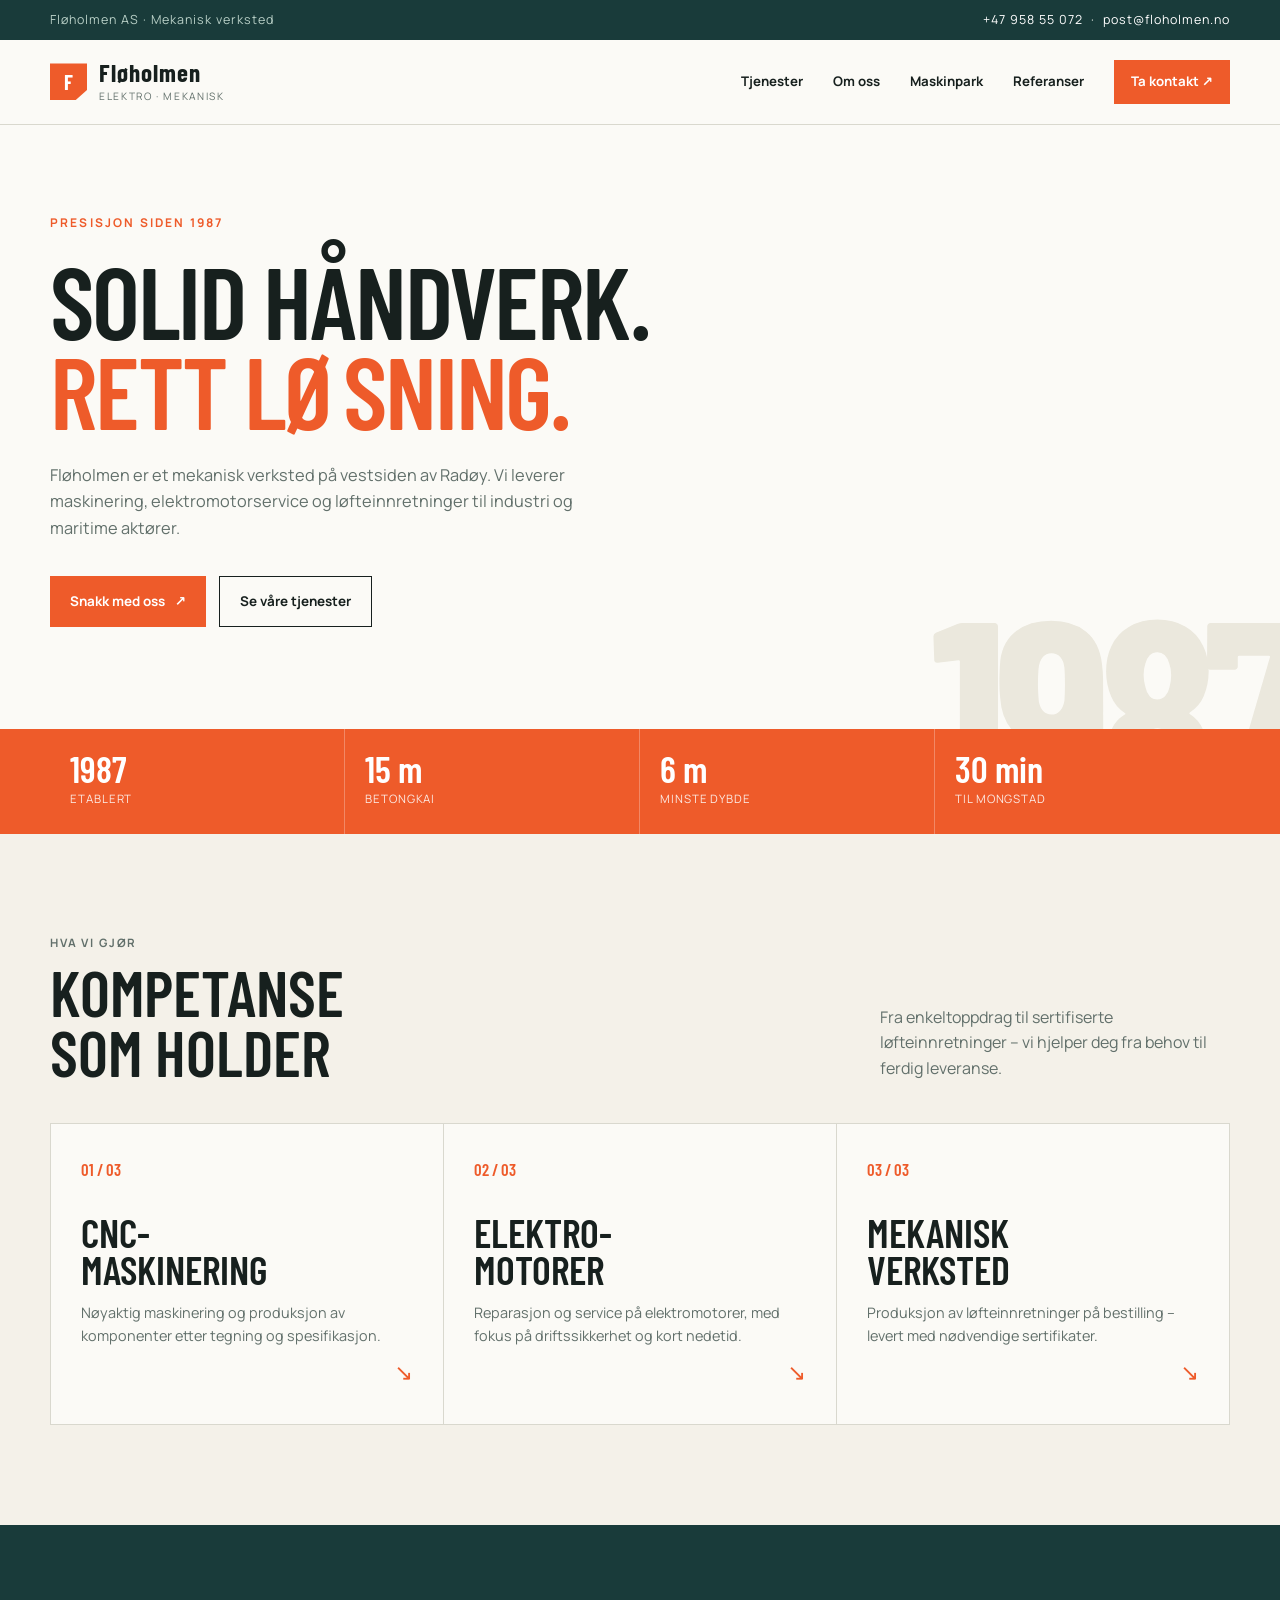
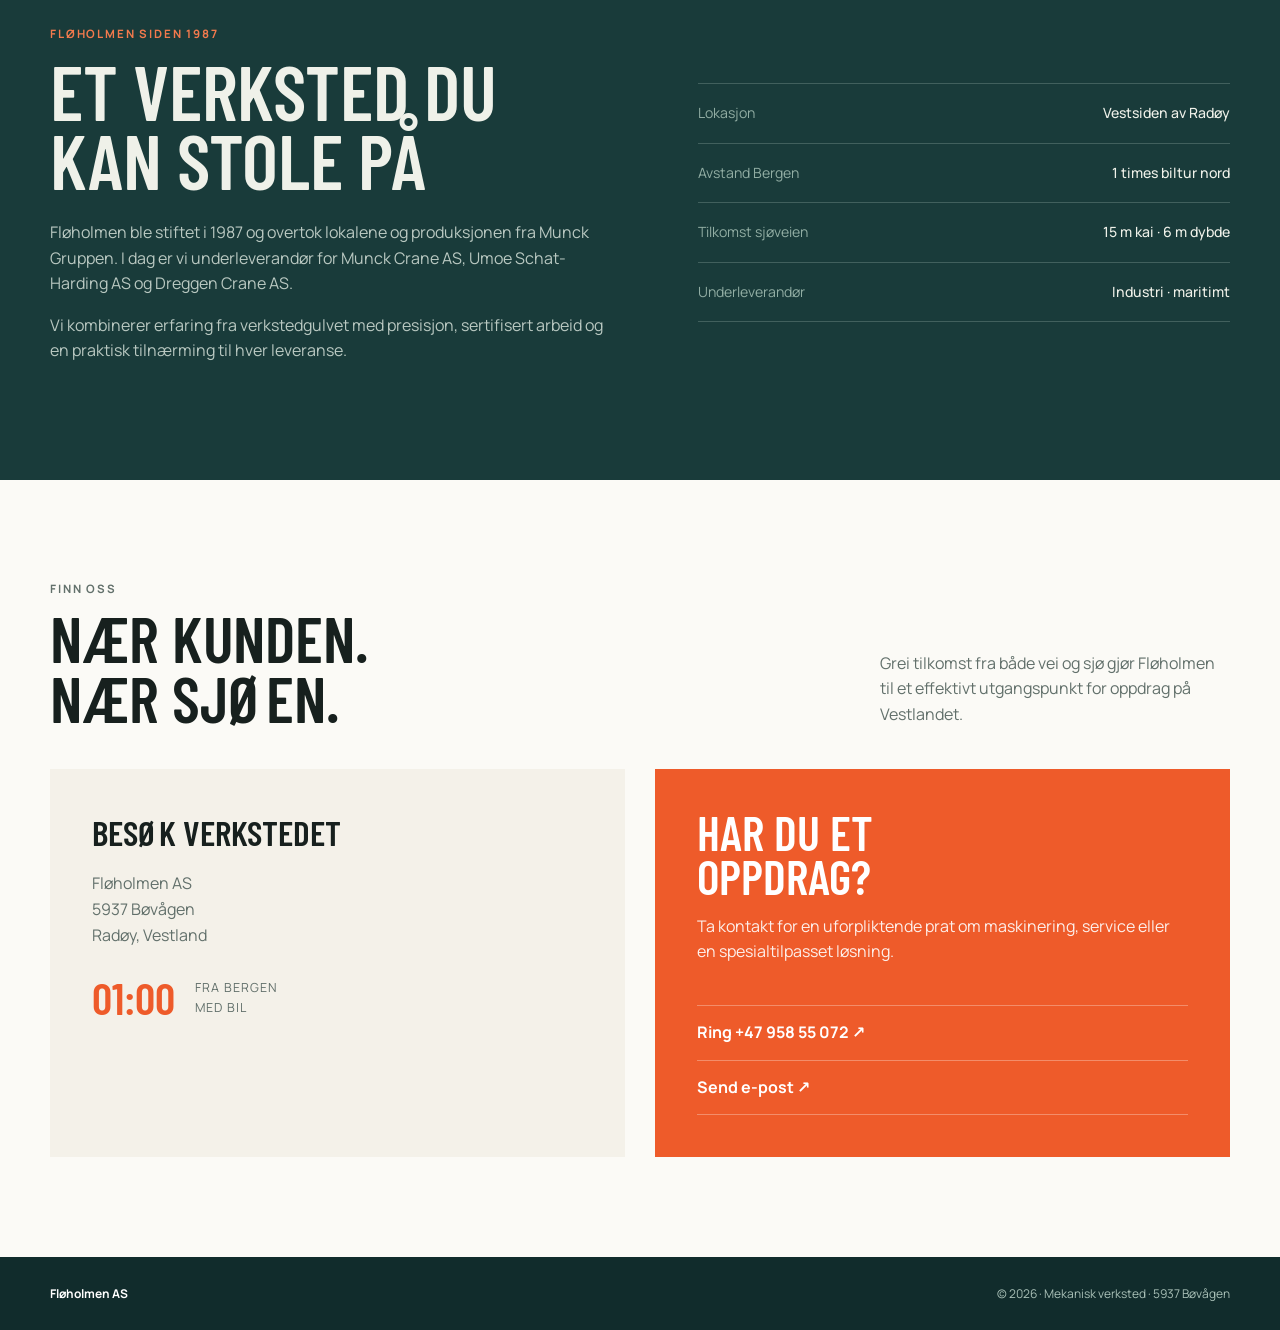
<file: index.html>
<!doctype html>
<html lang="no">
<head>
  <meta charset="utf-8">
  <meta name="viewport" content="width=device-width, initial-scale=1">
  <meta name="description" content="Fløholmen AS – mekanisk verksted, CNC-maskinering og service på elektromotorer i Bøvågen på Radøy.">
  <title>Fløholmen AS | Mekanisk verksted på Radøy</title>
  <link rel="preconnect" href="https://fonts.googleapis.com">
  <link rel="preconnect" href="https://fonts.gstatic.com" crossorigin>
  <link href="https://fonts.googleapis.com/css2?family=Barlow+Condensed:wght@500;600;700&family=Manrope:wght@400;500;600;700&display=swap" rel="stylesheet">
  <style>
    :root{--ink:#17201e;--muted:#62706b;--paper:#f4f1e9;--cream:#fbfaf6;--orange:#ee5b2a;--orange-dark:#c8421c;--line:#d9d8ce;--teal:#193b3a;--max:1180px}
    *{box-sizing:border-box}html{scroll-behavior:smooth}body{margin:0;background:var(--paper);color:var(--ink);font-family:Manrope,system-ui,sans-serif;line-height:1.6}a{color:inherit;text-decoration:none}.wrap{width:min(calc(100% - 48px),var(--max));margin:auto}
    .topbar{background:var(--teal);color:#e9ede6;font-size:.78rem;letter-spacing:.08em}.topbar .wrap{display:flex;justify-content:space-between;gap:20px;padding:10px 0}.topbar a{color:#fff}.topbar span:first-child{color:#b7cec5}
    header{background:var(--cream);border-bottom:1px solid var(--line);position:sticky;top:0;z-index:10}.nav{height:84px;display:flex;align-items:center;justify-content:space-between}.brand{display:flex;align-items:center;gap:12px}.mark{width:37px;height:37px;background:var(--orange);display:grid;place-items:center;color:#fff;font:700 21px/1 'Barlow Condensed';clip-path:polygon(0 0,100% 0,100% 72%,68% 100%,0 100%)}.brand strong{display:block;font:700 25px/1 'Barlow Condensed';letter-spacing:.04em}.brand small{display:block;color:var(--muted);font-size:.64rem;letter-spacing:.16em;text-transform:uppercase;margin-top:3px}.navlinks{display:flex;align-items:center;gap:30px;font-size:.83rem;font-weight:700}.navlinks a{position:relative}.navlinks a:hover,.navlinks a.active{color:var(--orange)!important}.navlinks a.active:not(.cta){border-bottom:3px solid var(--orange)}.navlinks .cta{background:var(--orange);color:#fff;padding:11px 17px}.navlinks .cta:hover,.navlinks .cta.active{background:var(--orange-dark);color:#fff!important}
    .hero{background:var(--cream);padding:88px 0 102px;overflow:hidden;position:relative}.hero:after{content:'1987';position:absolute;right:-20px;bottom:-83px;color:#ebe8dd;font:700 270px/.8 'Barlow Condensed';letter-spacing:-.05em;z-index:0}.hero .wrap{position:relative;z-index:1}.eyebrow{color:var(--orange);font-size:.75rem;font-weight:700;letter-spacing:.18em;text-transform:uppercase;margin:0 0 22px}.hero h1{font:600 clamp(3.7rem,8vw,7.8rem)/.88 'Barlow Condensed';letter-spacing:-.02em;text-transform:uppercase;max-width:780px;margin:0 0 28px}.hero h1 em{color:var(--orange);font-style:normal}.hero-copy{max-width:570px;color:var(--muted);font-size:1.02rem}.hero-actions{display:flex;flex-wrap:wrap;gap:13px;margin-top:35px}.button{display:inline-flex;align-items:center;gap:10px;padding:14px 20px;background:var(--orange);color:#fff;font-weight:700;font-size:.84rem}.button:hover{background:var(--orange-dark)}.button.outline{background:transparent;color:var(--ink);border:1px solid var(--ink)}.button.outline:hover{background:var(--ink);color:#fff}
    .stats{background:var(--orange);color:white}.stats .wrap{display:grid;grid-template-columns:repeat(4,1fr)}.stat{padding:23px 20px;border-right:1px solid rgba(255,255,255,.28)}.stat:last-child{border:0}.stat b{display:block;font:600 2.3rem/.9 'Barlow Condensed'}.stat span{font-size:.72rem;opacity:.87;text-transform:uppercase;letter-spacing:.08em}
    section{padding:100px 0}.section-head{display:flex;justify-content:space-between;align-items:end;gap:30px;margin-bottom:42px}.kicker{margin:0;color:var(--orange);font-size:.72rem;font-weight:700;letter-spacing:.16em;text-transform:uppercase}.section-head h2{font:600 clamp(2.8rem,5vw,4.5rem)/.93 'Barlow Condensed';text-transform:uppercase;margin:10px 0 0;max-width:580px}.section-head p{color:var(--muted);max-width:350px;margin:0}.services{background:var(--paper)}.service-grid{display:grid;grid-template-columns:repeat(3,1fr);gap:1px;background:var(--line);border:1px solid var(--line)}.service{background:var(--cream);padding:34px 30px;min-height:300px;display:flex;flex-direction:column;justify-content:space-between}.service:hover{background:#fff}.service-number{color:var(--orange);font:600 1.05rem 'Barlow Condensed'}.service h3{font:600 2.5rem/.93 'Barlow Condensed';text-transform:uppercase;margin:30px 0 13px}.service p{color:var(--muted);font-size:.9rem;margin:0}.arrow{color:var(--orange);font-size:1.4rem;align-self:flex-end}
    .about{background:var(--teal);color:#eff1e9}.about-grid{display:grid;grid-template-columns:1.05fr 1fr;gap:90px;align-items:center}.about h2{font:600 clamp(3rem,6vw,5.3rem)/.9 'Barlow Condensed';text-transform:uppercase;margin:12px 0 26px}.about p{color:#b9c8c1;max-width:570px}.about .kicker{color:#f37a4d}.about-list{border-top:1px solid #41605d}.about-list div{border-bottom:1px solid #41605d;padding:18px 0;display:flex;justify-content:space-between;gap:20px;font-size:.88rem}.about-list span{color:#91ada3}.about-list strong{font-weight:500;text-align:right}
    .location{background:var(--cream)}.location-grid{display:grid;grid-template-columns:1fr 1fr;gap:30px}.location-card{background:var(--paper);padding:42px}.location-card h3{font:600 2.2rem 'Barlow Condensed';text-transform:uppercase;margin:0 0 18px}.location-card p{color:var(--muted);max-width:420px}.route{margin-top:30px;display:flex;gap:20px;align-items:center}.route b{font:600 2.8rem/.8 'Barlow Condensed';color:var(--orange)}.route span{font-size:.78rem;color:var(--muted);text-transform:uppercase;letter-spacing:.08em}.contact-card{background:var(--orange);color:#fff;padding:42px;display:flex;flex-direction:column;justify-content:space-between}.contact-card h3{font:600 3rem/.9 'Barlow Condensed';text-transform:uppercase;margin:0}.contact-card p{opacity:.9}.contact-details{margin-top:24px;border-top:1px solid rgba(255,255,255,.3)}.contact-details a{display:block;padding:14px 0;border-bottom:1px solid rgba(255,255,255,.3);font-weight:700}.contact-details a:hover{opacity:.75}
    footer{background:#112c2c;color:#a9c0b7;padding:27px 0;font-size:.75rem}.footer-inner{display:flex;justify-content:space-between;gap:20px}.footer-inner strong{color:#fff}
    @media(max-width:800px){.wrap{width:min(calc(100% - 32px),var(--max))}.topbar .wrap{display:block}.topbar span+span{display:none}.nav{height:auto;min-height:72px;padding:14px 0;align-items:flex-start;flex-wrap:wrap;gap:12px}.navlinks{width:100%;order:3;display:grid;grid-template-columns:repeat(4,minmax(0,1fr));gap:8px}.navlinks a{display:flex!important;align-items:center;justify-content:center;white-space:nowrap;font-size:.68rem;padding:9px 3px}.navlinks .cta{grid-column:1/-1}.hero{padding:65px 0 83px}.stats .wrap{grid-template-columns:repeat(2,1fr)}.stat{border-bottom:1px solid rgba(255,255,255,.28)}section{padding:70px 0}.section-head{display:block}.section-head p{margin-top:20px}.service-grid{grid-template-columns:1fr}.service{min-height:240px}.about-grid,.location-grid{grid-template-columns:1fr;gap:40px}.about-list{margin-top:10px}.location-card,.contact-card{padding:30px}.footer-inner{display:block}.footer-inner span{display:block;margin-top:7px}}
  </style>
<link rel="icon" type="image/svg+xml" href="favicon.svg"><link rel="shortcut icon" href="favicon.svg"></head>
<body>
  <div class="topbar"><div class="wrap"><span>Fløholmen AS · Mekanisk verksted</span><span><a href="tel:+4795855072">+47 958 55 072</a> &nbsp;·&nbsp; <a href="mailto:post@floholmen.no">post@floholmen.no</a></span></div></div>
  <header><div class="wrap nav"><a class="brand" href="#top" aria-label="Fløholmen hjem"><span class="mark">F</span><span><strong>Fløholmen</strong><small>Elektro · Mekanisk</small></span></a><nav class="navlinks" aria-label="Hovedmeny"><a href="index.html#tjenester">Tjenester</a><a href="om-oss.html">Om oss</a><a href="maskinpark.html">Maskinpark</a><a href="referanser.html">Referanser</a><a href="kontakt.html" class="cta">Ta kontakt ↗</a></nav></div></header>
  <main id="top">
    <section class="hero"><div class="wrap"><p class="eyebrow">Presisjon siden 1987</p><h1>Solid håndverk.<br><em>Rett løsning.</em></h1><p class="hero-copy">Fløholmen er et mekanisk verksted på vestsiden av Radøy. Vi leverer maskinering, elektromotorservice og løfteinnretninger til industri og maritime aktører.</p><div class="hero-actions"><a class="button" href="kontakt.html">Snakk med oss <span>↗</span></a><a class="button outline" href="index.html#tjenester">Se våre tjenester</a></div></div></section>
    <div class="stats"><div class="wrap"><div class="stat"><b>1987</b><span>etablert</span></div><div class="stat"><b>15 m</b><span>betongkai</span></div><div class="stat"><b>6 m</b><span>minste dybde</span></div><div class="stat"><b>30 min</b><span>til Mongstad</span></div></div></div>
    <section class="services" id="tjenester"><div class="wrap"><div class="section-head"><div><p class="kicker">Hva vi gjør</p><h2>Kompetanse<br>som holder</h2></div><p>Fra enkeltoppdrag til sertifiserte løfteinnretninger – vi hjelper deg fra behov til ferdig leveranse.</p></div><div class="service-grid"><a href="cnc-maskinering.html" class="service"><div><span class="service-number">01 / 03</span><h3>CNC-<br>maskinering</h3><p>Nøyaktig maskinering og produksjon av komponenter etter tegning og spesifikasjon.</p></div><span class="arrow">↘</span></a><a href="elektromotorer.html" class="service"><div><span class="service-number">02 / 03</span><h3>Elektro-<br>motorer</h3><p>Reparasjon og service på elektromotorer, med fokus på driftssikkerhet og kort nedetid.</p></div><span class="arrow">↘</span></a><a href="mekanisk-verksted.html" class="service"><div><span class="service-number">03 / 03</span><h3>Mekanisk<br>verksted</h3><p>Produksjon av løfteinnretninger på bestilling – levert med nødvendige sertifikater.</p></div><span class="arrow">↘</span></a></div></div></section>
    <section class="about" id="om-oss"><div class="wrap about-grid"><div><p class="kicker">Fløholmen siden 1987</p><h2>Et verksted du kan stole på</h2><p>Fløholmen ble stiftet i 1987 og overtok lokalene og produksjonen fra Munck Gruppen. I dag er vi underleverandør for Munck Crane AS, Umoe Schat-Harding AS og Dreggen Crane AS.</p><p>Vi kombinerer erfaring fra verkstedgulvet med presisjon, sertifisert arbeid og en praktisk tilnærming til hver leveranse.</p></div><div class="about-list"><div><span>Lokasjon</span><strong>Vestsiden av Radøy</strong></div><div><span>Avstand Bergen</span><strong>1 times biltur nord</strong></div><div><span>Tilkomst sjøveien</span><strong>15 m kai · 6 m dybde</strong></div><div><span>Underleverandør</span><strong>Industri · maritimt</strong></div></div></div></section>
    <section class="location" id="kontakt"><div class="wrap"><div class="section-head"><div><p class="kicker">Finn oss</p><h2>Nær kunden.<br>Nær sjøen.</h2></div><p>Grei tilkomst fra både vei og sjø gjør Fløholmen til et effektivt utgangspunkt for oppdrag på Vestlandet.</p></div><div class="location-grid"><div class="location-card"><h3>Besøk verkstedet</h3><p>Fløholmen AS<br>5937 Bøvågen<br>Radøy, Vestland</p><div class="route"><b>01:00</b><span>fra Bergen<br>med bil</span></div></div><div class="contact-card"><h3>Har du et<br>oppdrag?</h3><p>Ta kontakt for en uforpliktende prat om maskinering, service eller en spesialtilpasset løsning.</p><div class="contact-details"><a href="tel:+4795855072">Ring +47 958 55 072 ↗</a><a href="mailto:post@floholmen.no">Send e-post ↗</a></div></div></div></div></section>
  </main>
  <footer><div class="wrap footer-inner"><strong>Fløholmen AS</strong><span>© 2026 · Mekanisk verksted · 5937 Bøvågen</span></div></footer>
<script src="nav.js"></script></body>
</html>
</file>
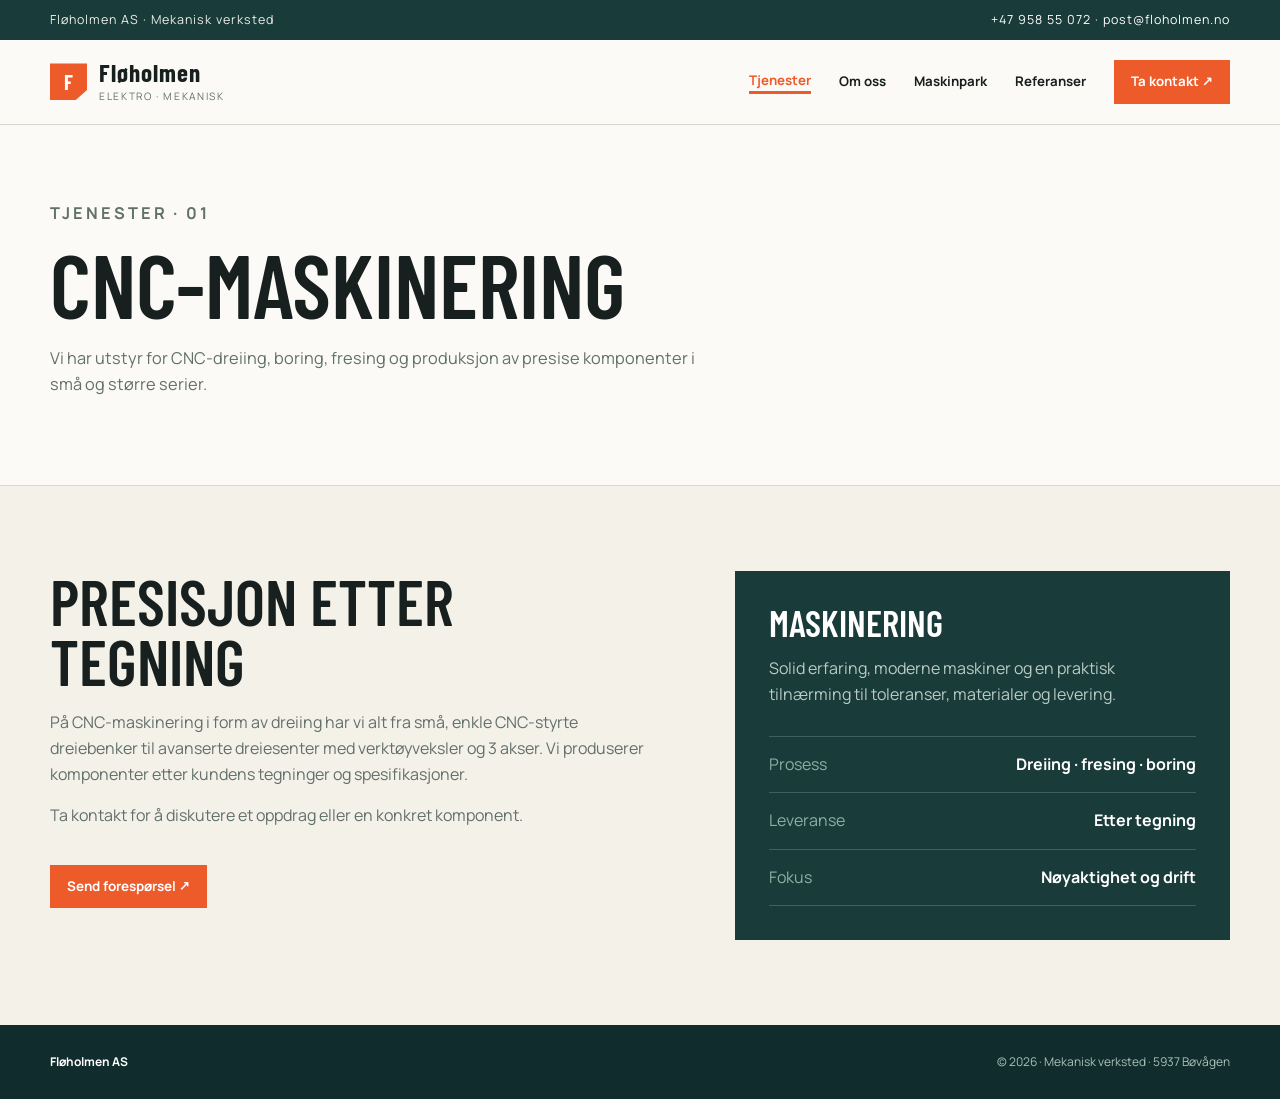
<file: cnc-maskinering.html>
<!doctype html><html lang="no"><head><meta charset="utf-8"><meta name="viewport" content="width=device-width, initial-scale=1"><meta name="description" content="CNC-maskinering | Fløholmen AS"><title>CNC-maskinering | Fløholmen AS</title><link rel="preconnect" href="https://fonts.googleapis.com"><link rel="preconnect" href="https://fonts.gstatic.com" crossorigin><link href="https://fonts.googleapis.com/css2?family=Barlow+Condensed:wght@500;600;700&family=Manrope:wght@400;500;600;700&display=swap" rel="stylesheet"><link rel="stylesheet" href="styles.css"><link rel="icon" type="image/svg+xml" href="favicon.svg"><link rel="shortcut icon" href="favicon.svg"></head><body><div class="topbar"><div class="wrap"><span>Fløholmen AS · Mekanisk verksted</span><span><a href="tel:+4795855072">+47 958 55 072</a> · <a href="mailto:post@floholmen.no">post@floholmen.no</a></span></div></div><header><div class="wrap nav"><a class="brand" href="index.html"><span class="mark">F</span><span><strong>Fløholmen</strong><small>Elektro · Mekanisk</small></span></a><nav class="navlinks"><a href="index.html#tjenester" class="active">Tjenester</a><a href="om-oss.html">Om oss</a><a href="maskinpark.html">Maskinpark</a><a href="referanser.html">Referanser</a><a class="cta" href="kontakt.html">Ta kontakt ↗</a></nav></div></header><main><section class="page-hero"><div class="wrap"><p class="eyebrow">Tjenester · 01</p><h1>CNC-maskinering</h1><p>Vi har utstyr for CNC-dreiing, boring, fresing og produksjon av presise komponenter i små og større serier.</p></div></section><section class="content"><div class="wrap"><div class="intro-grid"><div><h2>Presisjon etter tegning</h2><p>På CNC-maskinering i form av dreiing har vi alt fra små, enkle CNC-styrte dreiebenker til avanserte dreiesenter med verktøyveksler og 3 akser. Vi produserer komponenter etter kundens tegninger og spesifikasjoner.</p><p>Ta kontakt for å diskutere et oppdrag eller en konkret komponent.</p><a class="button" href="kontakt.html">Send forespørsel ↗</a></div><div class="aside"><h3>Maskinering</h3><p>Solid erfaring, moderne maskiner og en praktisk tilnærming til toleranser, materialer og levering.</p><div class="list dark-list"><div><span>Prosess</span><b>Dreiing · fresing · boring</b></div><div><span>Leveranse</span><b>Etter tegning</b></div><div><span>Fokus</span><b>Nøyaktighet og drift</b></div></div></div></div></div></section></main><footer><div class="wrap footer-inner"><strong>Fløholmen AS</strong><span>© 2026 · Mekanisk verksted · 5937 Bøvågen</span></div></footer><script src="nav.js"></script></body></html>
</file>
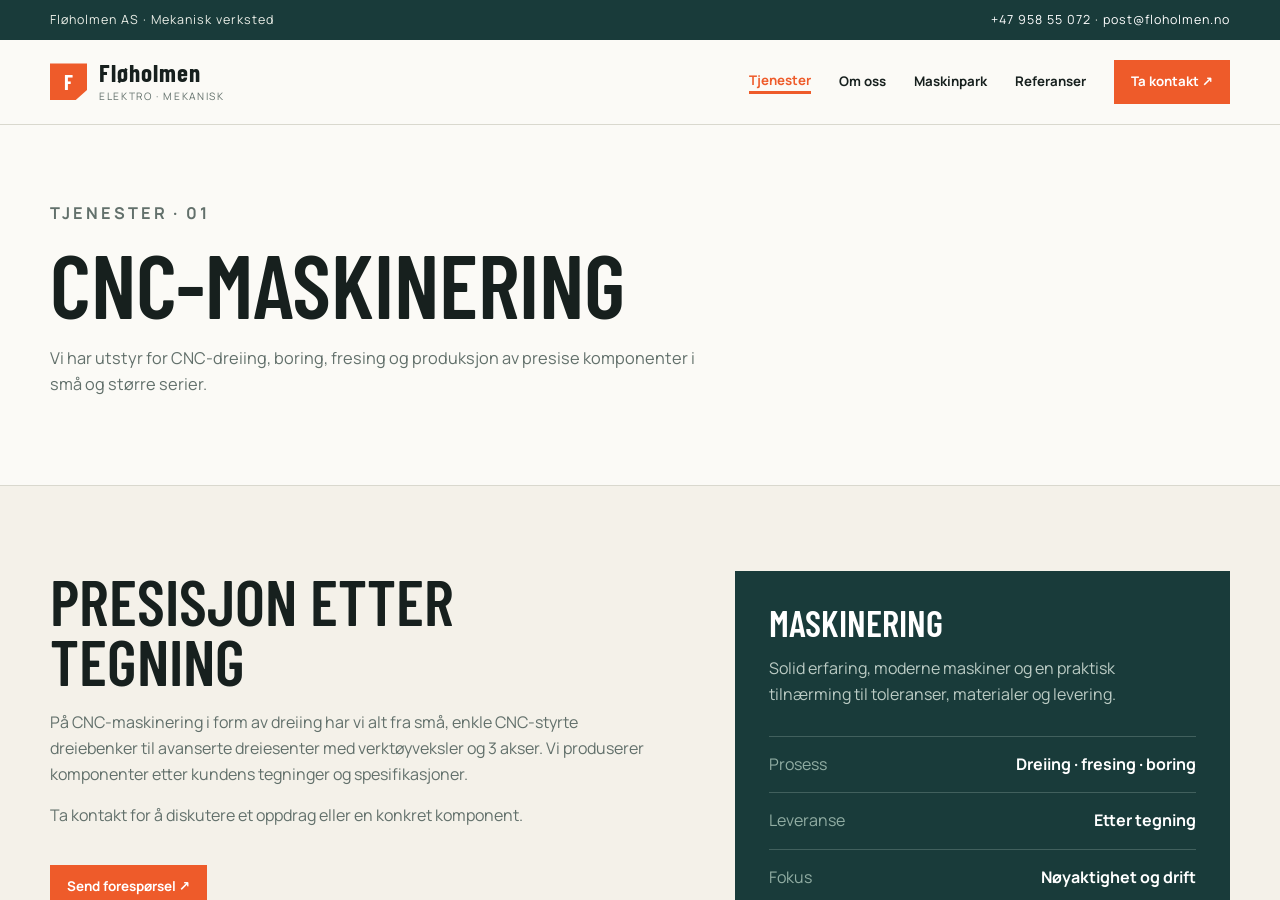
<file: cncmaskinering.html>
<!doctype html><html lang="no"><head><meta charset="utf-8"><meta http-equiv="refresh" content="0; url=cnc-maskinering.html"><link rel="canonical" href="cnc-maskinering.html"><link rel="icon" type="image/svg+xml" href="favicon.svg"><title>Fløholmen</title></head><body><p>Du blir sendt videre til <a href="cnc-maskinering.html">Fløholmen</a>.</p></body></html>
</file>
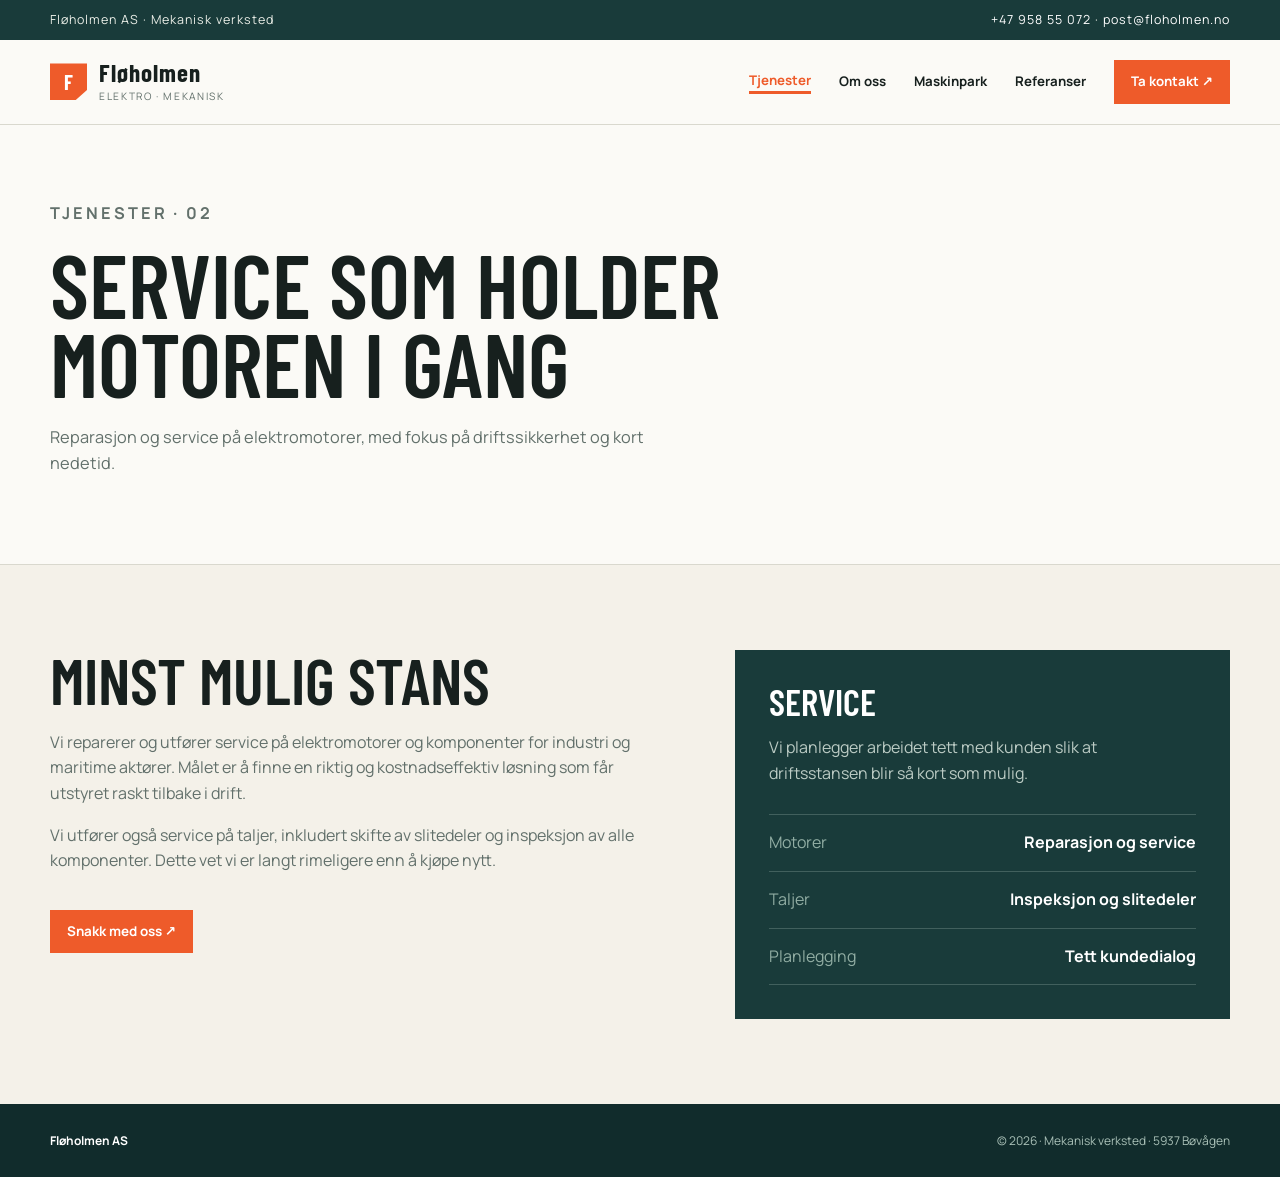
<file: elektromotorer.html>
<!doctype html><html lang="no"><head><meta charset="utf-8"><meta name="viewport" content="width=device-width, initial-scale=1"><meta name="description" content="Elektromotorer | Fløholmen AS"><title>Elektromotorer | Fløholmen AS</title><link rel="preconnect" href="https://fonts.googleapis.com"><link rel="preconnect" href="https://fonts.gstatic.com" crossorigin><link href="https://fonts.googleapis.com/css2?family=Barlow+Condensed:wght@500;600;700&family=Manrope:wght@400;500;600;700&display=swap" rel="stylesheet"><link rel="stylesheet" href="styles.css"><link rel="icon" type="image/svg+xml" href="favicon.svg"><link rel="shortcut icon" href="favicon.svg"></head><body><div class="topbar"><div class="wrap"><span>Fløholmen AS · Mekanisk verksted</span><span><a href="tel:+4795855072">+47 958 55 072</a> · <a href="mailto:post@floholmen.no">post@floholmen.no</a></span></div></div><header><div class="wrap nav"><a class="brand" href="index.html"><span class="mark">F</span><span><strong>Fløholmen</strong><small>Elektro · Mekanisk</small></span></a><nav class="navlinks"><a href="index.html#tjenester" class="active">Tjenester</a><a href="om-oss.html">Om oss</a><a href="maskinpark.html">Maskinpark</a><a href="referanser.html">Referanser</a><a class="cta" href="kontakt.html">Ta kontakt ↗</a></nav></div></header><main><section class="page-hero"><div class="wrap"><p class="eyebrow">Tjenester · 02</p><h1>Service som holder motoren i gang</h1><p>Reparasjon og service på elektromotorer, med fokus på driftssikkerhet og kort nedetid.</p></div></section><section class="content"><div class="wrap"><div class="intro-grid"><div><h2>Minst mulig stans</h2><p>Vi reparerer og utfører service på elektromotorer og komponenter for industri og maritime aktører. Målet er å finne en riktig og kostnadseffektiv løsning som får utstyret raskt tilbake i drift.</p><p>Vi utfører også service på taljer, inkludert skifte av slitedeler og inspeksjon av alle komponenter. Dette vet vi er langt rimeligere enn å kjøpe nytt.</p><a class="button" href="kontakt.html">Snakk med oss ↗</a></div><div class="aside"><h3>Service</h3><p>Vi planlegger arbeidet tett med kunden slik at driftsstansen blir så kort som mulig.</p><div class="list dark-list"><div><span>Motorer</span><b>Reparasjon og service</b></div><div><span>Taljer</span><b>Inspeksjon og slitedeler</b></div><div><span>Planlegging</span><b>Tett kundedialog</b></div></div></div></div></div></section></main><footer><div class="wrap footer-inner"><strong>Fløholmen AS</strong><span>© 2026 · Mekanisk verksted · 5937 Bøvågen</span></div></footer><script src="nav.js"></script></body></html>
</file>
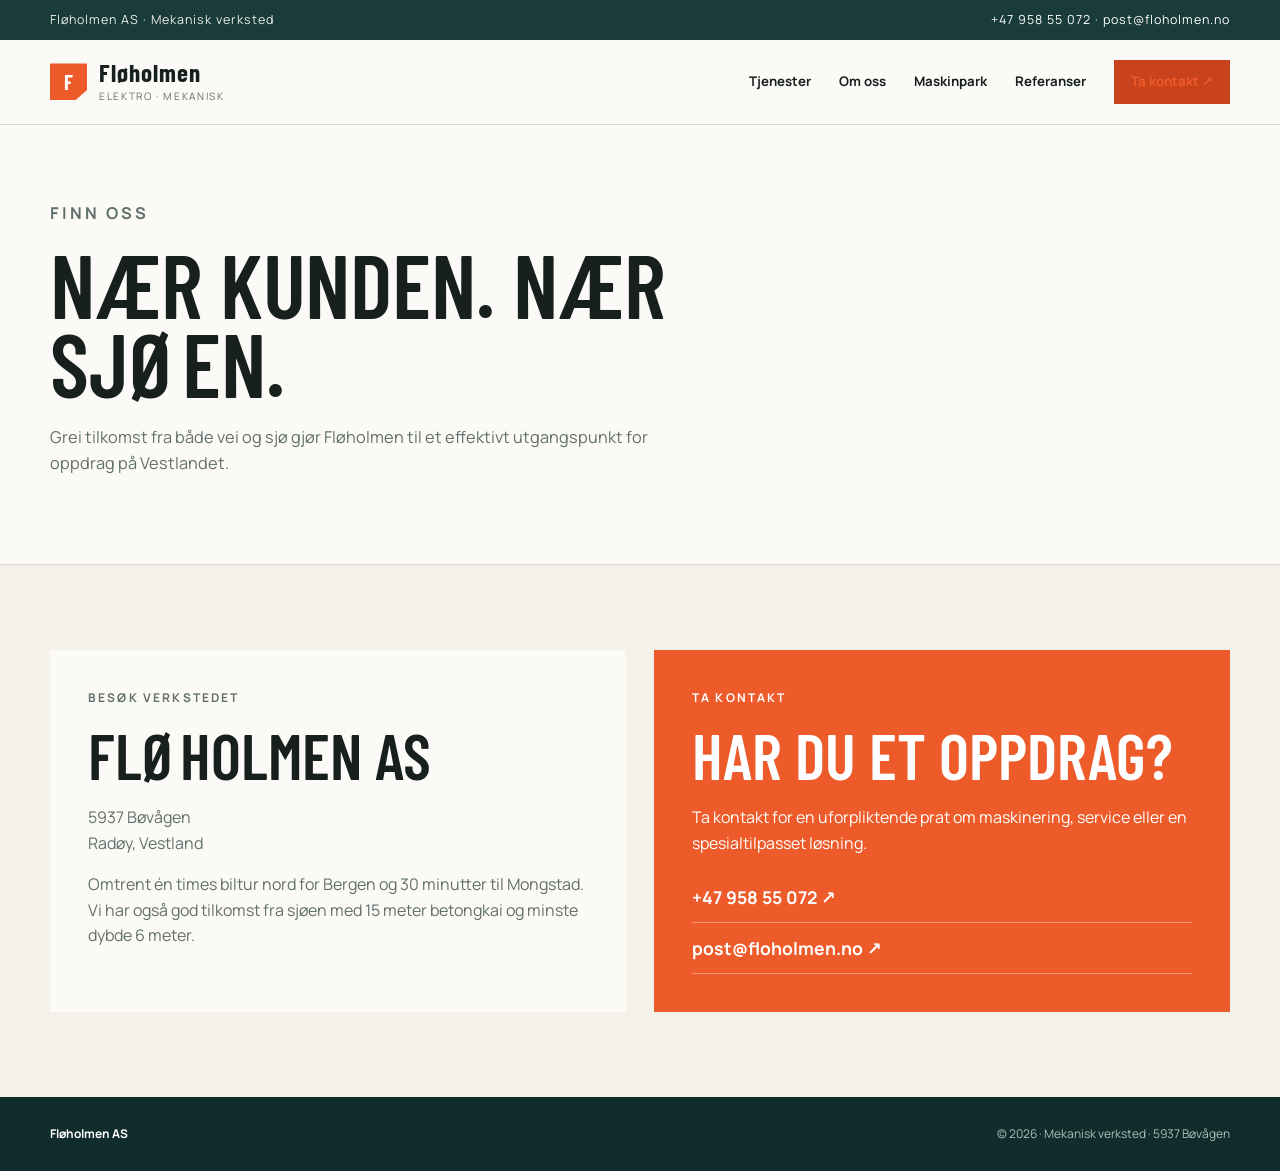
<file: kontakt.html>
<!doctype html><html lang="no"><head><meta charset="utf-8"><meta name="viewport" content="width=device-width, initial-scale=1"><meta name="description" content="Kontakt oss | Fløholmen AS"><title>Kontakt oss | Fløholmen AS</title><link rel="preconnect" href="https://fonts.googleapis.com"><link rel="preconnect" href="https://fonts.gstatic.com" crossorigin><link href="https://fonts.googleapis.com/css2?family=Barlow+Condensed:wght@500;600;700&family=Manrope:wght@400;500;600;700&display=swap" rel="stylesheet"><link rel="stylesheet" href="styles.css"><link rel="icon" type="image/svg+xml" href="favicon.svg"><link rel="shortcut icon" href="favicon.svg"></head><body><div class="topbar"><div class="wrap"><span>Fløholmen AS · Mekanisk verksted</span><span><a href="tel:+4795855072">+47 958 55 072</a> · <a href="mailto:post@floholmen.no">post@floholmen.no</a></span></div></div><header><div class="wrap nav"><a class="brand" href="index.html"><span class="mark">F</span><span><strong>Fløholmen</strong><small>Elektro · Mekanisk</small></span></a><nav class="navlinks"><a href="index.html#tjenester">Tjenester</a><a href="om-oss.html">Om oss</a><a href="maskinpark.html">Maskinpark</a><a href="referanser.html">Referanser</a><a class="cta" href="kontakt.html" class="active">Ta kontakt ↗</a></nav></div></header><main><section class="page-hero"><div class="wrap"><p class="eyebrow">Finn oss</p><h1>Nær kunden. Nær sjøen.</h1><p>Grei tilkomst fra både vei og sjø gjør Fløholmen til et effektivt utgangspunkt for oppdrag på Vestlandet.</p></div></section><section class="content"><div class="wrap"><div class="contact-grid"><div class="contact-box"><p class="kicker">Besøk verkstedet</p><h2>Fløholmen AS</h2><p>5937 Bøvågen<br>Radøy, Vestland</p><p>Omtrent én times biltur nord for Bergen og 30 minutter til Mongstad. Vi har også god tilkomst fra sjøen med 15 meter betongkai og minste dybde 6 meter.</p></div><div class="contact-box orange"><p class="kicker">Ta kontakt</p><h2>Har du et oppdrag?</h2><p>Ta kontakt for en uforpliktende prat om maskinering, service eller en spesialtilpasset løsning.</p><a href="tel:+4795855072">+47 958 55 072 ↗</a><a href="mailto:post@floholmen.no">post@floholmen.no ↗</a></div></div></div></section></main><footer><div class="wrap footer-inner"><strong>Fløholmen AS</strong><span>© 2026 · Mekanisk verksted · 5937 Bøvågen</span></div></footer><script src="nav.js"></script></body></html>
</file>
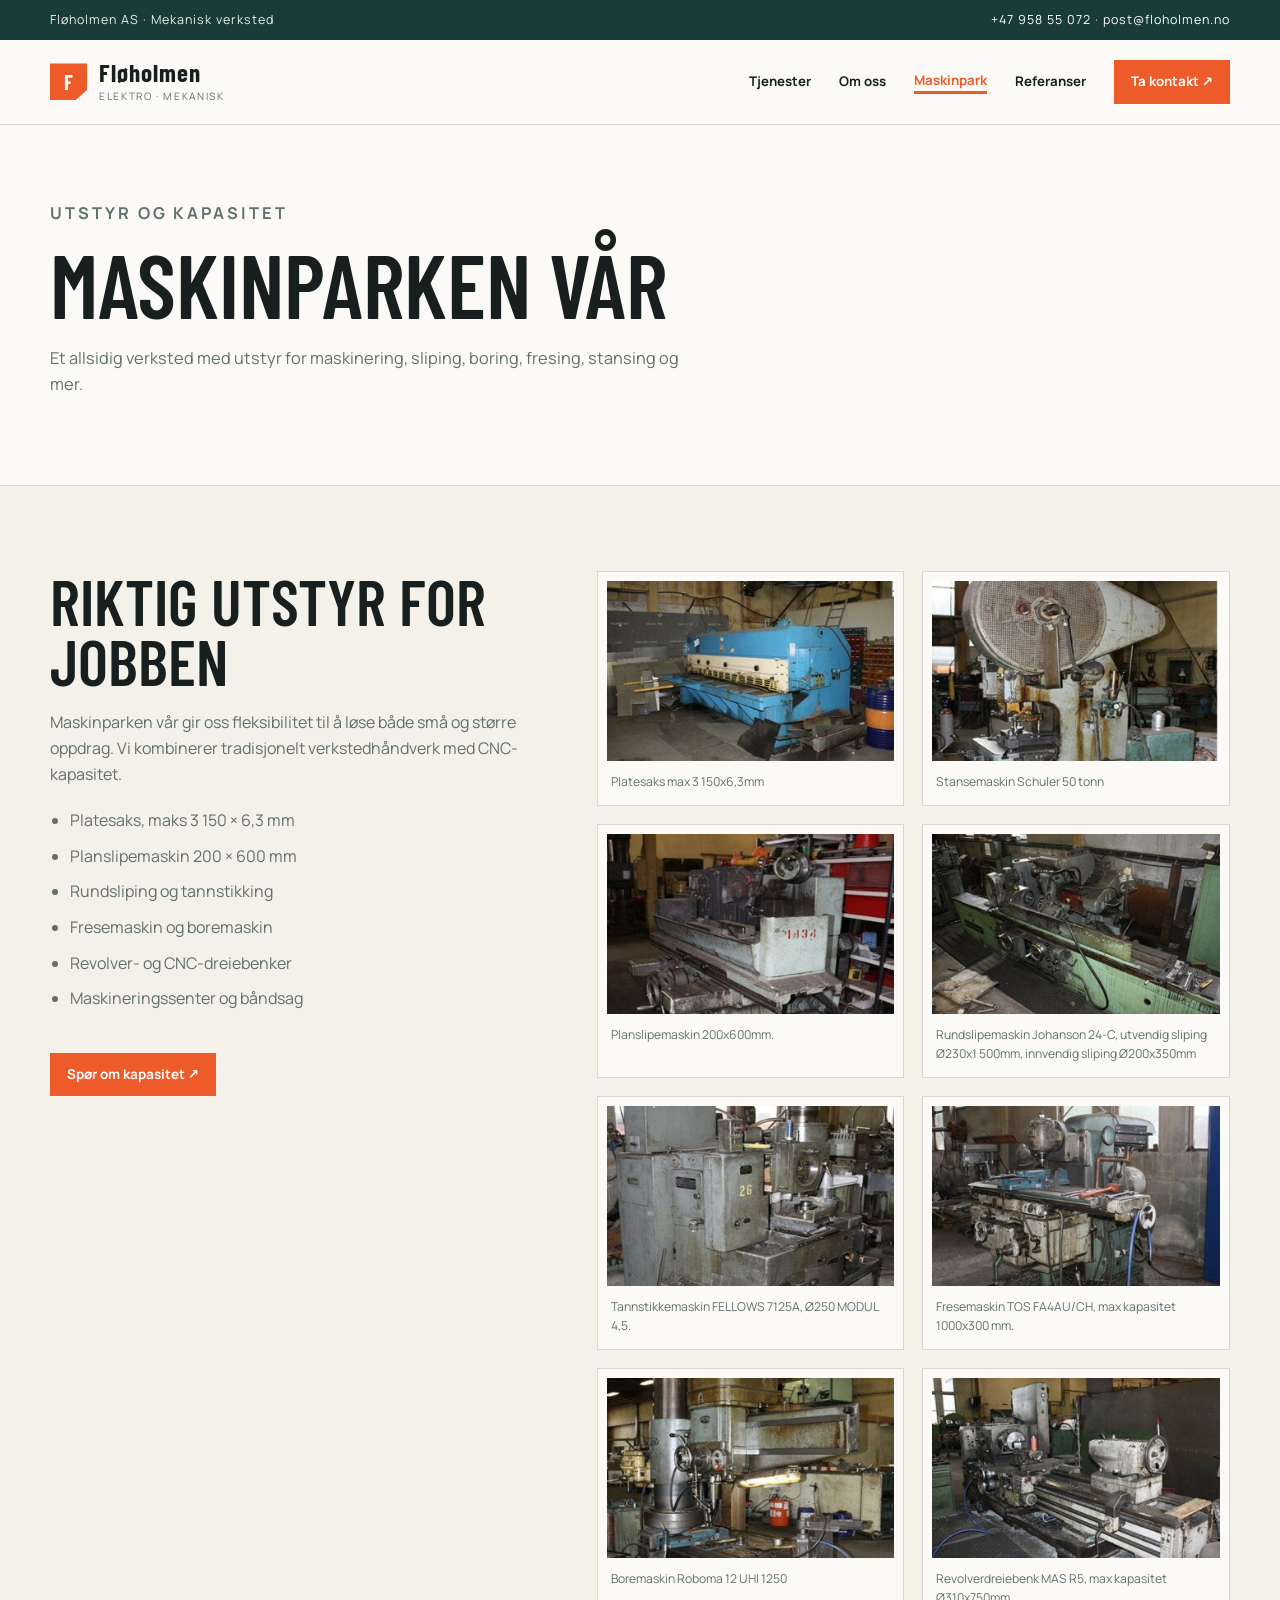
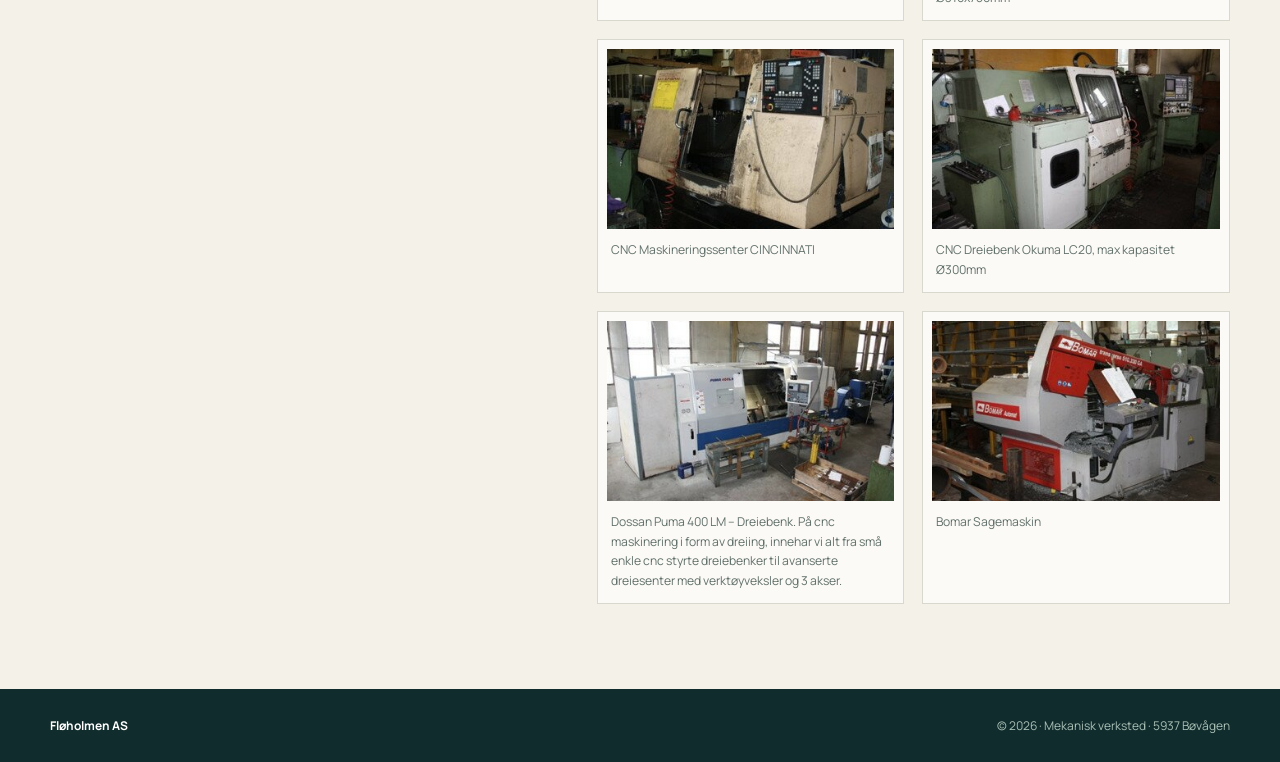
<file: maskinpark.html>
<!doctype html><html lang="no"><head><meta charset="utf-8"><meta name="viewport" content="width=device-width, initial-scale=1"><meta name="description" content="Maskinpark | Fløholmen AS"><title>Maskinpark | Fløholmen AS</title><link rel="preconnect" href="https://fonts.googleapis.com"><link rel="preconnect" href="https://fonts.gstatic.com" crossorigin><link href="https://fonts.googleapis.com/css2?family=Barlow+Condensed:wght@500;600;700&family=Manrope:wght@400;500;600;700&display=swap" rel="stylesheet"><link rel="stylesheet" href="styles.css"><link rel="icon" type="image/svg+xml" href="favicon.svg"><link rel="shortcut icon" href="favicon.svg"></head><body><div class="topbar"><div class="wrap"><span>Fløholmen AS · Mekanisk verksted</span><span><a href="tel:+4795855072">+47 958 55 072</a> · <a href="mailto:post@floholmen.no">post@floholmen.no</a></span></div></div><header><div class="wrap nav"><a class="brand" href="index.html"><span class="mark">F</span><span><strong>Fløholmen</strong><small>Elektro · Mekanisk</small></span></a><nav class="navlinks"><a href="index.html#tjenester">Tjenester</a><a href="om-oss.html">Om oss</a><a href="maskinpark.html" class="active">Maskinpark</a><a href="referanser.html">Referanser</a><a class="cta" href="kontakt.html">Ta kontakt ↗</a></nav></div></header><main><section class="page-hero"><div class="wrap"><p class="eyebrow">Utstyr og kapasitet</p><h1>Maskinparken vår</h1><p>Et allsidig verksted med utstyr for maskinering, sliping, boring, fresing, stansing og mer.</p></div></section><section class="content"><div class="wrap"><div class="machine-grid"><div class="machine-copy"><h2>Riktig utstyr for jobben</h2><p>Maskinparken vår gir oss fleksibilitet til å løse både små og større oppdrag. Vi kombinerer tradisjonelt verkstedhåndverk med CNC-kapasitet.</p><ul><li>Platesaks, maks 3 150 × 6,3 mm</li><li>Planslipemaskin 200 × 600 mm</li><li>Rundsliping og tannstikking</li><li>Fresemaskin og boremaskin</li><li>Revolver- og CNC-dreiebenker</li><li>Maskineringssenter og båndsag</li></ul><a class="button" href="kontakt.html">Spør om kapasitet ↗</a></div><div class="gallery"><figure><img src="assets/maskinpark/1.jpg" alt="Maskinpark Fløholmen 1" loading="lazy"><figcaption>Platesaks max 3 150x6,3mm</figcaption></figure><figure><img src="assets/maskinpark/2.jpg" alt="Maskinpark Fløholmen 2" loading="lazy"><figcaption>Stansemaskin Schuler 50 tonn</figcaption></figure><figure><img src="assets/maskinpark/3.jpg" alt="Maskinpark Fløholmen 3" loading="lazy"><figcaption>Planslipemaskin 200x600mm.</figcaption></figure><figure><img src="assets/maskinpark/4.jpg" alt="Maskinpark Fløholmen 4" loading="lazy"><figcaption>Rundslipemaskin Johanson 24-C, utvendig sliping Ø230x1 500mm, innvendig sliping Ø200x350mm</figcaption></figure><figure><img src="assets/maskinpark/5.jpg" alt="Maskinpark Fløholmen 5" loading="lazy"><figcaption>Tannstikkemaskin FELLOWS 7125A, Ø250 MODUL 4,5.</figcaption></figure><figure><img src="assets/maskinpark/6.jpg" alt="Maskinpark Fløholmen 6" loading="lazy"><figcaption>Fresemaskin TOS FA4AU/CH, max kapasitet 1000x300 mm.</figcaption></figure><figure><img src="assets/maskinpark/7.jpg" alt="Maskinpark Fløholmen 7" loading="lazy"><figcaption>Boremaskin Roboma 12 UHI 1250</figcaption></figure><figure><img src="assets/maskinpark/8.jpg" alt="Maskinpark Fløholmen 8" loading="lazy"><figcaption>Revolverdreiebenk MAS R5, max kapasitet Ø310x750mm</figcaption></figure><figure><img src="assets/maskinpark/9.jpg" alt="Maskinpark Fløholmen 9" loading="lazy"><figcaption>CNC Maskineringssenter CINCINNATI</figcaption></figure><figure><img src="assets/maskinpark/10.jpg" alt="Maskinpark Fløholmen 10" loading="lazy"><figcaption>CNC Dreiebenk Okuma LC20, max kapasitet Ø300mm</figcaption></figure><figure><img src="assets/maskinpark/11.jpg" alt="Maskinpark Fløholmen 11" loading="lazy"><figcaption>Dossan Puma 400 LM – Dreiebenk. På cnc maskinering i form av dreiing, innehar vi alt fra små enkle cnc styrte dreiebenker til avanserte dreiesenter med verktøyveksler og 3 akser.</figcaption></figure><figure><img src="assets/maskinpark/12.jpg" alt="Maskinpark Fløholmen 12" loading="lazy"><figcaption>Bomar Sagemaskin</figcaption></figure></div></div></div></section></main><footer><div class="wrap footer-inner"><strong>Fløholmen AS</strong><span>© 2026 · Mekanisk verksted · 5937 Bøvågen</span></div></footer><script src="nav.js"></script></body></html>
</file>
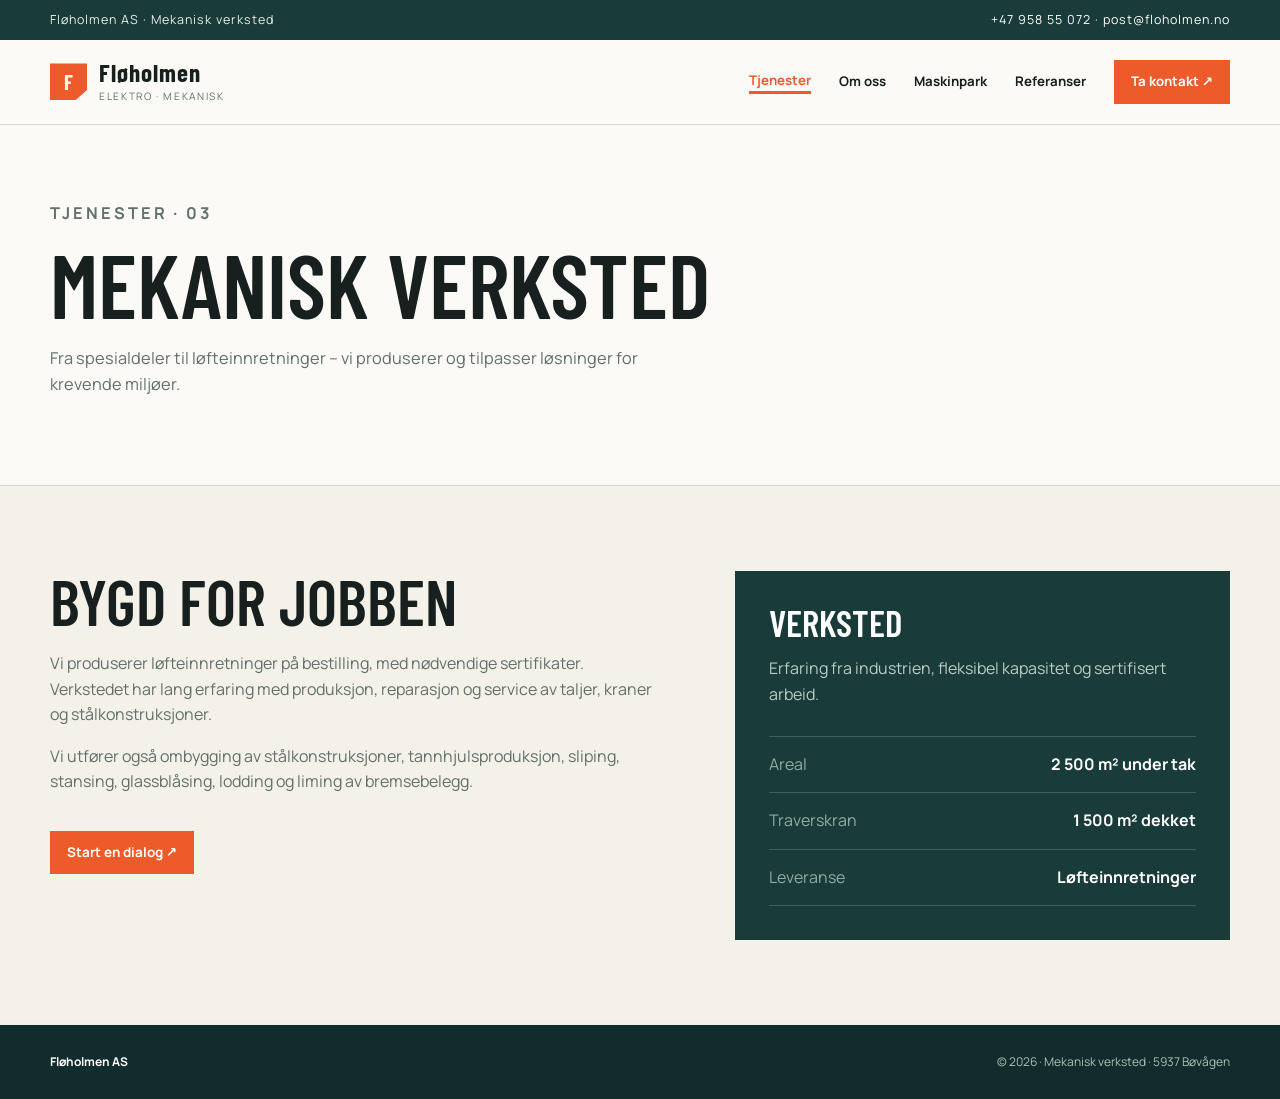
<file: mekanisk-verksted.html>
<!doctype html><html lang="no"><head><meta charset="utf-8"><meta name="viewport" content="width=device-width, initial-scale=1"><meta name="description" content="Mekanisk verksted | Fløholmen AS"><title>Mekanisk verksted | Fløholmen AS</title><link rel="preconnect" href="https://fonts.googleapis.com"><link rel="preconnect" href="https://fonts.gstatic.com" crossorigin><link href="https://fonts.googleapis.com/css2?family=Barlow+Condensed:wght@500;600;700&family=Manrope:wght@400;500;600;700&display=swap" rel="stylesheet"><link rel="stylesheet" href="styles.css"><link rel="icon" type="image/svg+xml" href="favicon.svg"><link rel="shortcut icon" href="favicon.svg"></head><body><div class="topbar"><div class="wrap"><span>Fløholmen AS · Mekanisk verksted</span><span><a href="tel:+4795855072">+47 958 55 072</a> · <a href="mailto:post@floholmen.no">post@floholmen.no</a></span></div></div><header><div class="wrap nav"><a class="brand" href="index.html"><span class="mark">F</span><span><strong>Fløholmen</strong><small>Elektro · Mekanisk</small></span></a><nav class="navlinks"><a href="index.html#tjenester" class="active">Tjenester</a><a href="om-oss.html">Om oss</a><a href="maskinpark.html">Maskinpark</a><a href="referanser.html">Referanser</a><a class="cta" href="kontakt.html">Ta kontakt ↗</a></nav></div></header><main><section class="page-hero"><div class="wrap"><p class="eyebrow">Tjenester · 03</p><h1>Mekanisk verksted</h1><p>Fra spesialdeler til løfteinnretninger – vi produserer og tilpasser løsninger for krevende miljøer.</p></div></section><section class="content"><div class="wrap"><div class="intro-grid"><div><h2>Bygd for jobben</h2><p>Vi produserer løfteinnretninger på bestilling, med nødvendige sertifikater. Verkstedet har lang erfaring med produksjon, reparasjon og service av taljer, kraner og stålkonstruksjoner.</p><p>Vi utfører også ombygging av stålkonstruksjoner, tannhjulsproduksjon, sliping, stansing, glassblåsing, lodding og liming av bremsebelegg.</p><a class="button" href="kontakt.html">Start en dialog ↗</a></div><div class="aside"><h3>Verksted</h3><p>Erfaring fra industrien, fleksibel kapasitet og sertifisert arbeid.</p><div class="list dark-list"><div><span>Areal</span><b>2 500 m² under tak</b></div><div><span>Traverskran</span><b>1 500 m² dekket</b></div><div><span>Leveranse</span><b>Løfteinnretninger</b></div></div></div></div></div></section></main><footer><div class="wrap footer-inner"><strong>Fløholmen AS</strong><span>© 2026 · Mekanisk verksted · 5937 Bøvågen</span></div></footer><script src="nav.js"></script></body></html>
</file>
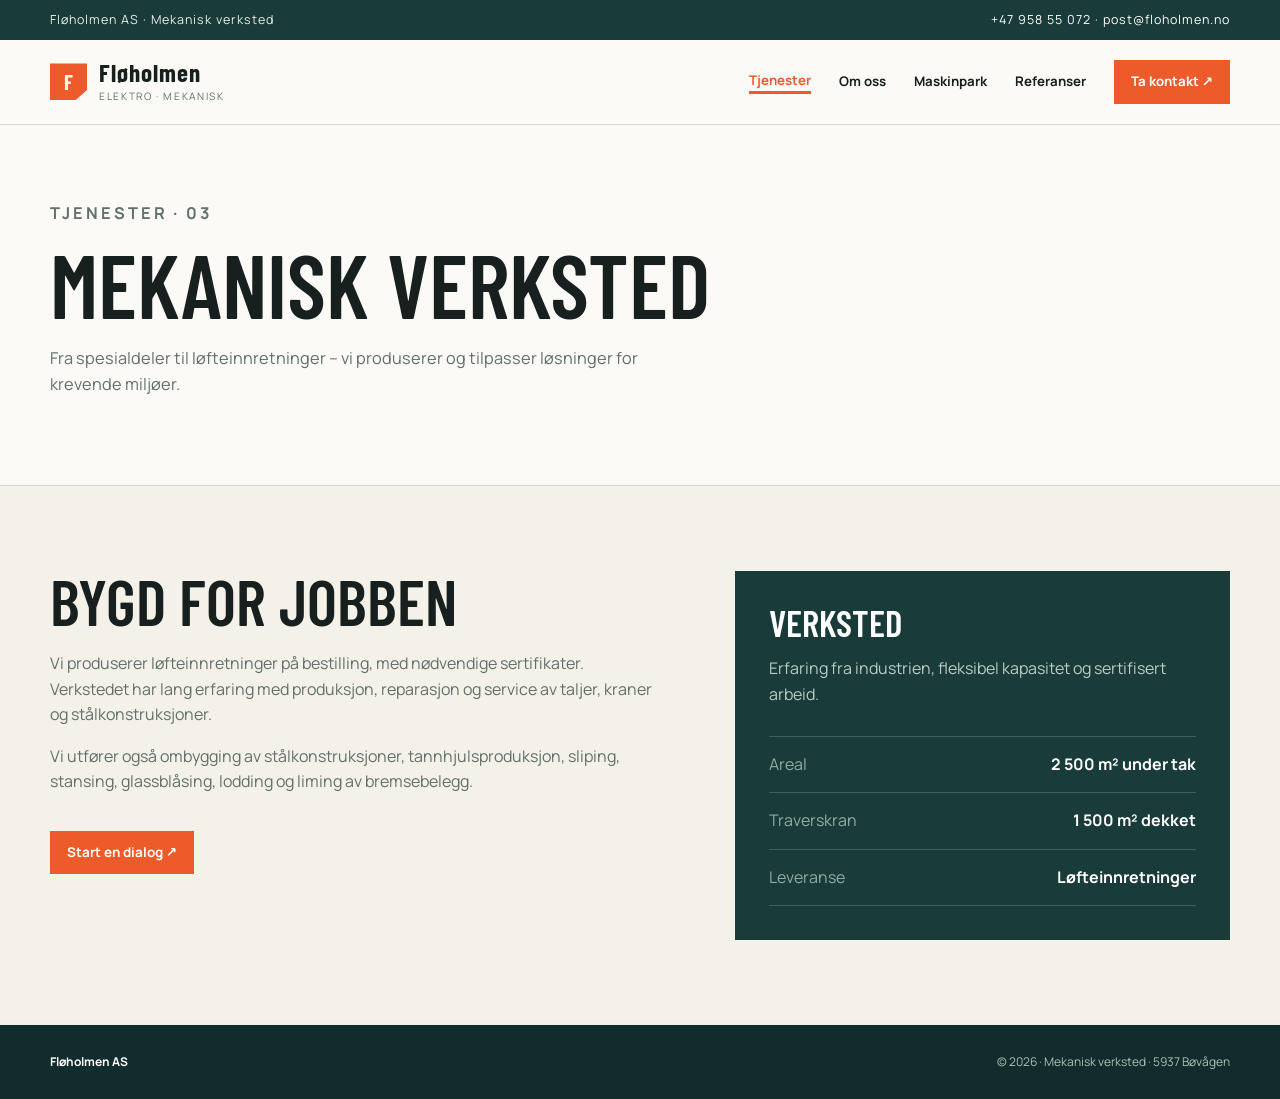
<file: mekanisk_verksted.html>
<!doctype html><html lang="no"><head><meta charset="utf-8"><meta http-equiv="refresh" content="0; url=mekanisk-verksted.html"><link rel="canonical" href="mekanisk-verksted.html"><link rel="icon" type="image/svg+xml" href="favicon.svg"><title>Fløholmen</title></head><body><p>Du blir sendt videre til <a href="mekanisk-verksted.html">Fløholmen</a>.</p></body></html>
</file>
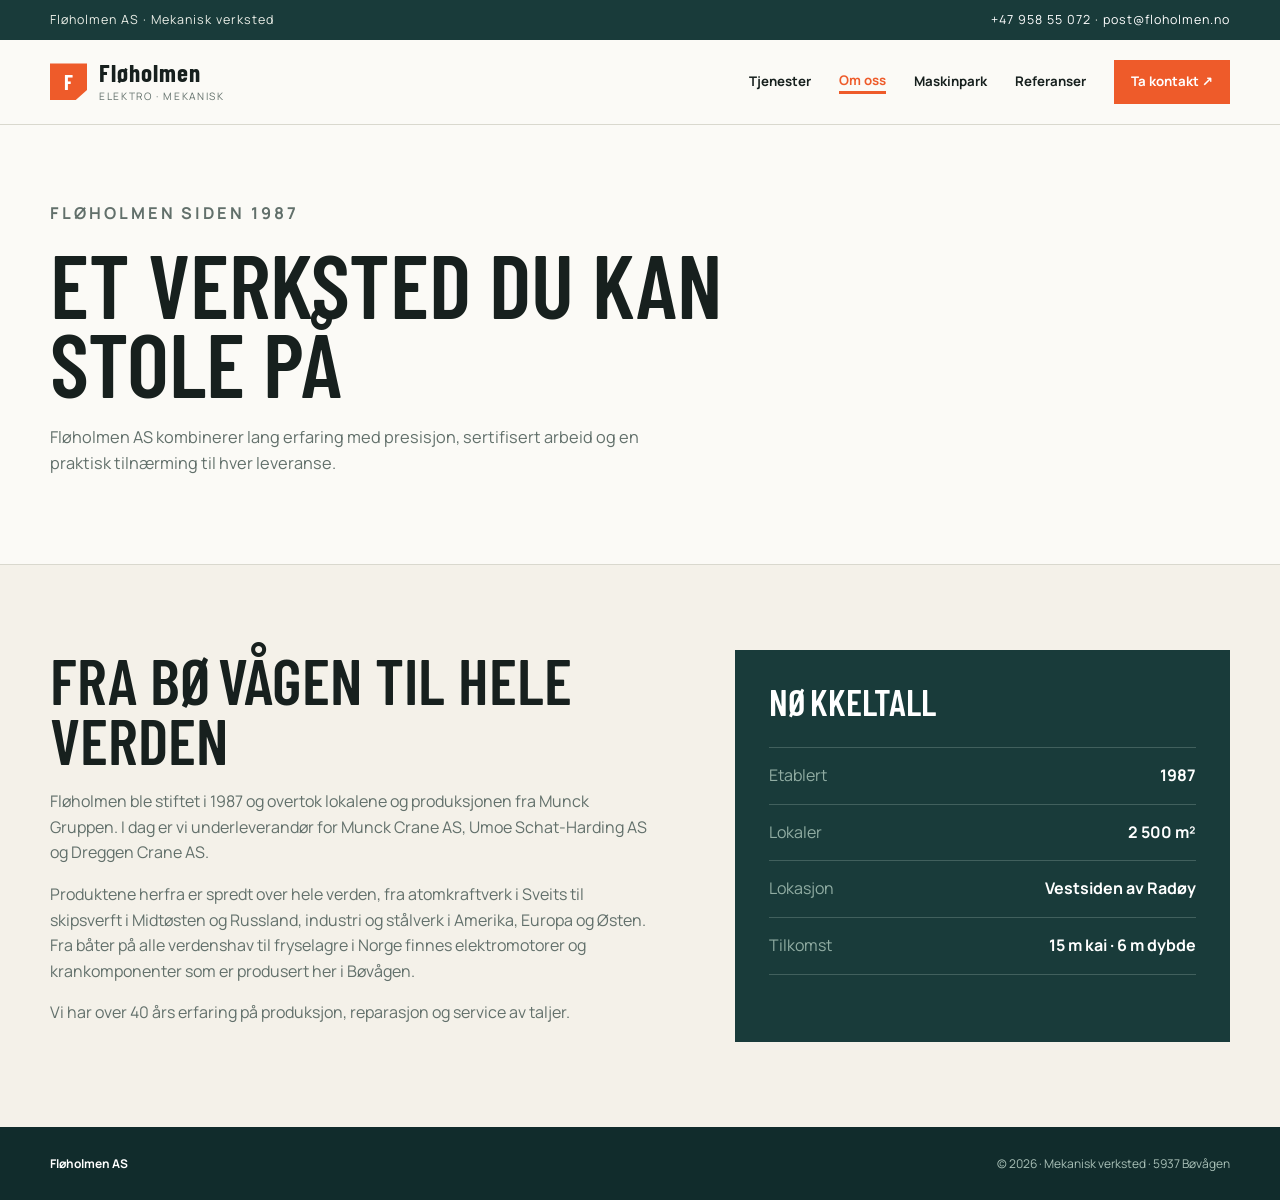
<file: om-oss.html>
<!doctype html><html lang="no"><head><meta charset="utf-8"><meta name="viewport" content="width=device-width, initial-scale=1"><meta name="description" content="Om oss | Fløholmen AS"><title>Om oss | Fløholmen AS</title><link rel="preconnect" href="https://fonts.googleapis.com"><link rel="preconnect" href="https://fonts.gstatic.com" crossorigin><link href="https://fonts.googleapis.com/css2?family=Barlow+Condensed:wght@500;600;700&family=Manrope:wght@400;500;600;700&display=swap" rel="stylesheet"><link rel="stylesheet" href="styles.css"><link rel="icon" type="image/svg+xml" href="favicon.svg"><link rel="shortcut icon" href="favicon.svg"></head><body><div class="topbar"><div class="wrap"><span>Fløholmen AS · Mekanisk verksted</span><span><a href="tel:+4795855072">+47 958 55 072</a> · <a href="mailto:post@floholmen.no">post@floholmen.no</a></span></div></div><header><div class="wrap nav"><a class="brand" href="index.html"><span class="mark">F</span><span><strong>Fløholmen</strong><small>Elektro · Mekanisk</small></span></a><nav class="navlinks"><a href="index.html#tjenester">Tjenester</a><a href="om-oss.html" class="active">Om oss</a><a href="maskinpark.html">Maskinpark</a><a href="referanser.html">Referanser</a><a class="cta" href="kontakt.html">Ta kontakt ↗</a></nav></div></header><main><section class="page-hero"><div class="wrap"><p class="eyebrow">Fløholmen siden 1987</p><h1>Et verksted du kan stole på</h1><p>Fløholmen AS kombinerer lang erfaring med presisjon, sertifisert arbeid og en praktisk tilnærming til hver leveranse.</p></div></section><section class="content"><div class="wrap"><div class="intro-grid"><div><h2>Fra Bøvågen til hele verden</h2><p>Fløholmen ble stiftet i 1987 og overtok lokalene og produksjonen fra Munck Gruppen. I dag er vi underleverandør for Munck Crane AS, Umoe Schat-Harding AS og Dreggen Crane AS.</p><p>Produktene herfra er spredt over hele verden, fra atomkraftverk i Sveits til skipsverft i Midtøsten og Russland, industri og stålverk i Amerika, Europa og Østen. Fra båter på alle verdenshav til fryselagre i Norge finnes elektromotorer og krankomponenter som er produsert her i Bøvågen.</p><p>Vi har over 40 års erfaring på produksjon, reparasjon og service av taljer.</p></div><div class="aside"><h3>Nøkkeltall</h3><div class="list dark-list"><div><span>Etablert</span><b>1987</b></div><div><span>Lokaler</span><b>2 500 m²</b></div><div><span>Lokasjon</span><b>Vestsiden av Radøy</b></div><div><span>Tilkomst</span><b>15 m kai · 6 m dybde</b></div></div></div></div></div></section></main><footer><div class="wrap footer-inner"><strong>Fløholmen AS</strong><span>© 2026 · Mekanisk verksted · 5937 Bøvågen</span></div></footer><script src="nav.js"></script></body></html>
</file>
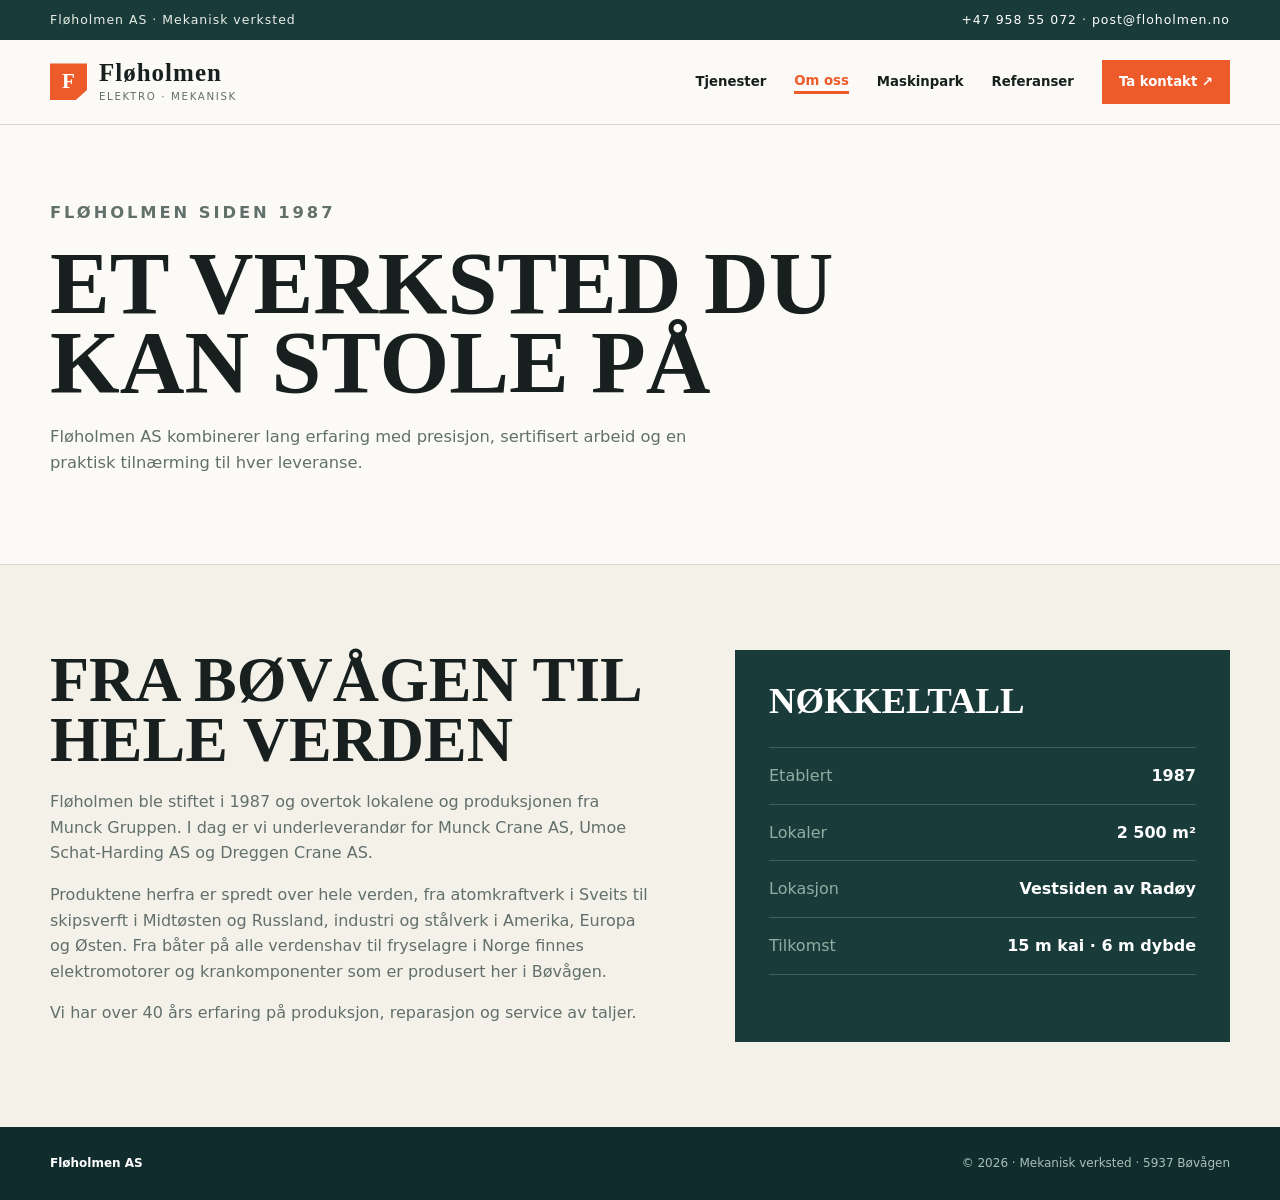
<file: omoss.html>
<!doctype html><html lang="no"><head><meta charset="utf-8"><meta http-equiv="refresh" content="0; url=om-oss.html"><link rel="canonical" href="om-oss.html"><link rel="icon" type="image/svg+xml" href="favicon.svg"><title>Fløholmen</title></head><body><p>Du blir sendt videre til <a href="om-oss.html">Fløholmen</a>.</p></body></html>
</file>
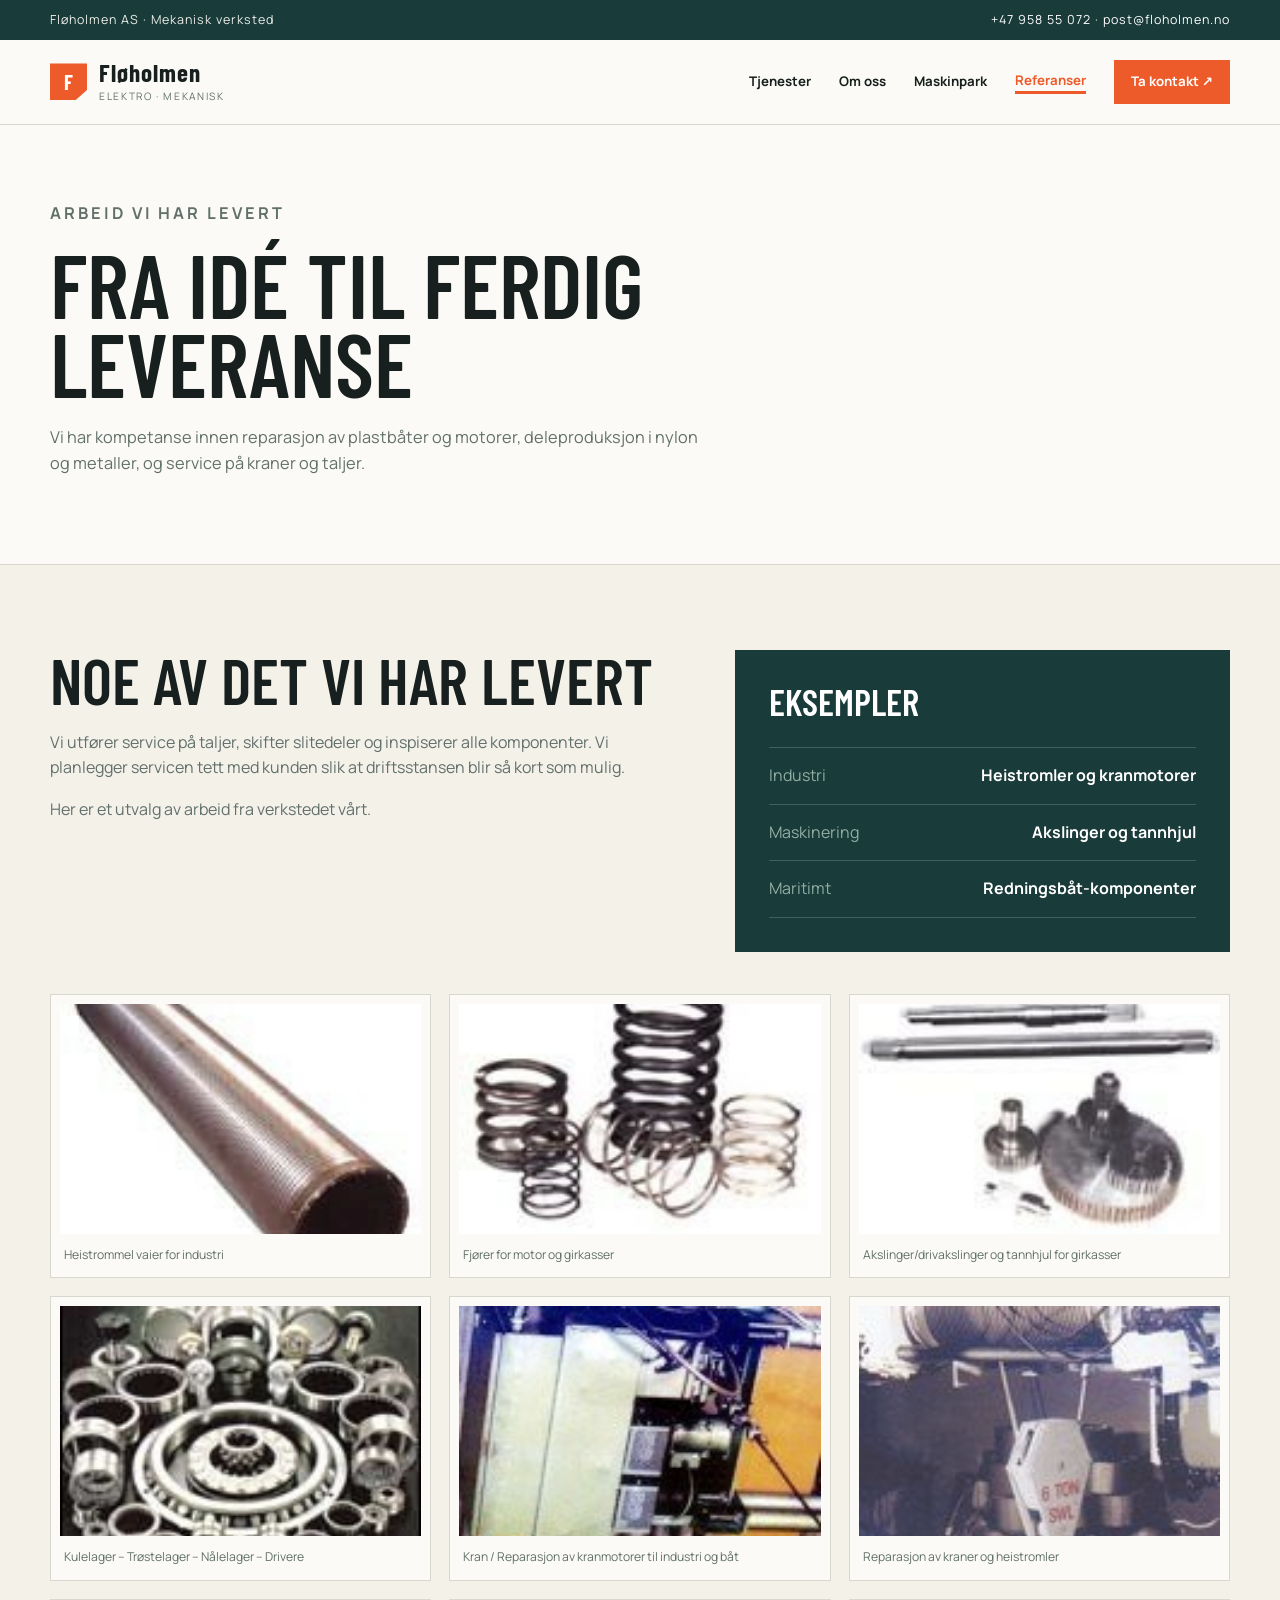
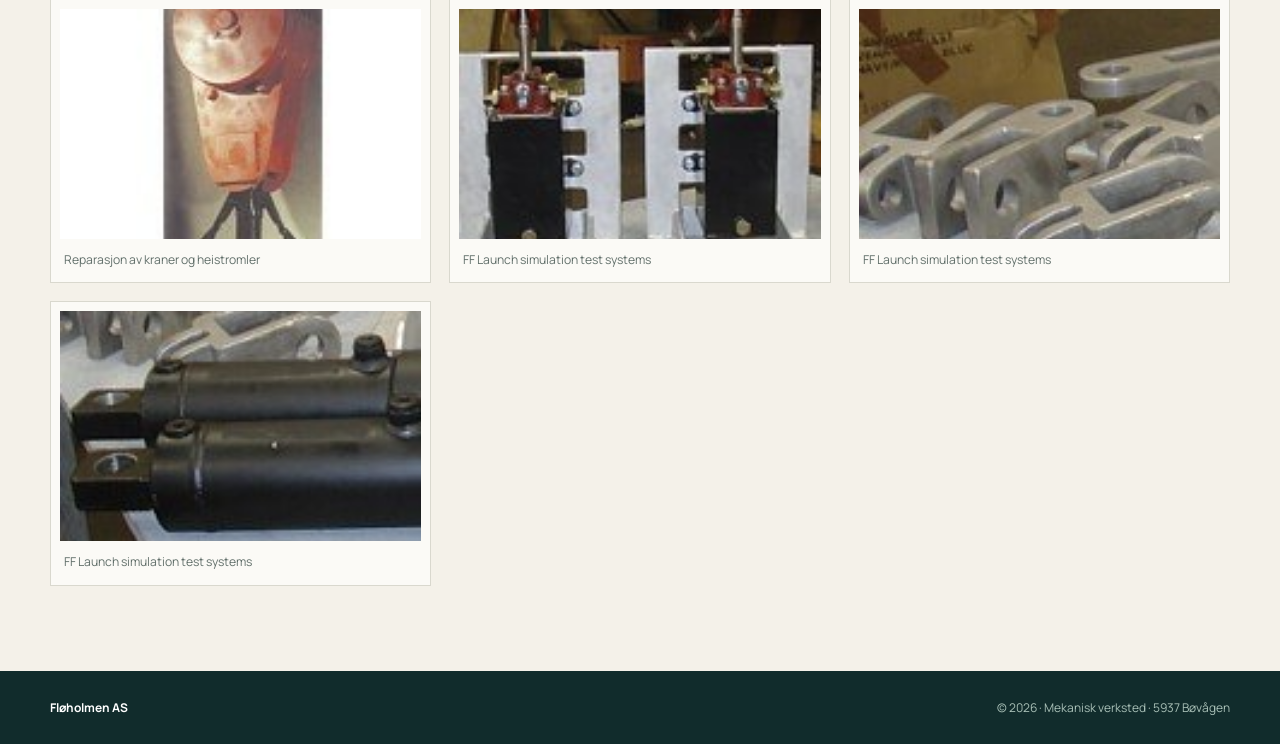
<file: referanser.html>
<!doctype html><html lang="no"><head><meta charset="utf-8"><meta name="viewport" content="width=device-width, initial-scale=1"><meta name="description" content="Referanser | Fløholmen AS"><title>Referanser | Fløholmen AS</title><link rel="preconnect" href="https://fonts.googleapis.com"><link rel="preconnect" href="https://fonts.gstatic.com" crossorigin><link href="https://fonts.googleapis.com/css2?family=Barlow+Condensed:wght@500;600;700&family=Manrope:wght@400;500;600;700&display=swap" rel="stylesheet"><link rel="stylesheet" href="styles.css"><link rel="icon" type="image/svg+xml" href="favicon.svg"><link rel="shortcut icon" href="favicon.svg"></head><body><div class="topbar"><div class="wrap"><span>Fløholmen AS · Mekanisk verksted</span><span><a href="tel:+4795855072">+47 958 55 072</a> · <a href="mailto:post@floholmen.no">post@floholmen.no</a></span></div></div><header><div class="wrap nav"><a class="brand" href="index.html"><span class="mark">F</span><span><strong>Fløholmen</strong><small>Elektro · Mekanisk</small></span></a><nav class="navlinks"><a href="index.html#tjenester">Tjenester</a><a href="om-oss.html">Om oss</a><a href="maskinpark.html">Maskinpark</a><a href="referanser.html" class="active">Referanser</a><a class="cta" href="kontakt.html">Ta kontakt ↗</a></nav></div></header><main><section class="page-hero"><div class="wrap"><p class="eyebrow">Arbeid vi har levert</p><h1>Fra idé til ferdig leveranse</h1><p>Vi har kompetanse innen reparasjon av plastbåter og motorer, deleproduksjon i nylon og metaller, og service på kraner og taljer.</p></div></section><section class="content"><div class="wrap"><div class="intro-grid"><div><h2>Noe av det vi har levert</h2><p>Vi utfører service på taljer, skifter slitedeler og inspiserer alle komponenter. Vi planlegger servicen tett med kunden slik at driftsstansen blir så kort som mulig.</p><p>Her er et utvalg av arbeid fra verkstedet vårt.</p></div><div class="aside"><h3>Eksempler</h3><div class="list dark-list"><div><span>Industri</span><b>Heistromler og kranmotorer</b></div><div><span>Maskinering</span><b>Akslinger og tannhjul</b></div><div><span>Maritimt</span><b>Redningsbåt-komponenter</b></div></div></div></div><div class="gallery"><figure><img src="assets/referanser/1.jpg" alt="Referansearbeid fra Fløholmen 1" loading="lazy"><figcaption>Heistrommel vaier for industri</figcaption></figure><figure><img src="assets/referanser/2.jpg" alt="Referansearbeid fra Fløholmen 2" loading="lazy"><figcaption>Fjører for motor og girkasser</figcaption></figure><figure><img src="assets/referanser/3.jpg" alt="Referansearbeid fra Fløholmen 3" loading="lazy"><figcaption>Akslinger/drivakslinger og tannhjul for girkasser</figcaption></figure><figure><img src="assets/referanser/5.jpg" alt="Referansearbeid fra Fløholmen 5" loading="lazy"><figcaption>Kulelager – Trøstelager – Nålelager – Drivere</figcaption></figure><figure><img src="assets/referanser/6.jpg" alt="Referansearbeid fra Fløholmen 6" loading="lazy"><figcaption>Kran / Reparasjon av kranmotorer til industri og båt</figcaption></figure><figure><img src="assets/referanser/7.jpg" alt="Referansearbeid fra Fløholmen 7" loading="lazy"><figcaption>Reparasjon av kraner og heistromler</figcaption></figure><figure><img src="assets/referanser/8.jpg" alt="Referansearbeid fra Fløholmen 8" loading="lazy"><figcaption>Reparasjon av kraner og heistromler</figcaption></figure><figure><img src="assets/referanser/9.jpg" alt="Referansearbeid fra Fløholmen 9" loading="lazy"><figcaption>FF Launch simulation test systems</figcaption></figure><figure><img src="assets/referanser/10.jpg" alt="Referansearbeid fra Fløholmen 10" loading="lazy"><figcaption>FF Launch simulation test systems</figcaption></figure><figure><img src="assets/referanser/11.jpg" alt="Referansearbeid fra Fløholmen 11" loading="lazy"><figcaption>FF Launch simulation test systems</figcaption></figure></div></div></section></main><footer><div class="wrap footer-inner"><strong>Fløholmen AS</strong><span>© 2026 · Mekanisk verksted · 5937 Bøvågen</span></div></footer><script src="nav.js"></script></body></html>
</file>
<file: styles.css>
:root{--ink:#17201e;--muted:#62706b;--paper:#f4f1e9;--cream:#fbfaf6;--orange:#ee5b2a;--orange-dark:#c8421c;--line:#d9d8ce;--teal:#193b3a;--max:1180px}*{box-sizing:border-box}html{scroll-behavior:smooth}body{margin:0;background:var(--paper);color:var(--ink);font-family:Manrope,system-ui,sans-serif;line-height:1.6}a{color:inherit;text-decoration:none}.wrap{width:min(calc(100% - 48px),var(--max));margin:auto}.topbar{background:var(--teal);color:#e9ede6;font-size:.78rem;letter-spacing:.08em}.topbar .wrap{display:flex;justify-content:space-between;padding:10px 0}.topbar a{color:#fff}header{background:var(--cream);border-bottom:1px solid var(--line);position:sticky;top:0;z-index:10}.nav{height:84px;display:flex;align-items:center;justify-content:space-between}.brand{display:flex;align-items:center;gap:12px}.mark{width:37px;height:37px;background:var(--orange);display:grid;place-items:center;color:#fff;font:700 21px/1 'Barlow Condensed';clip-path:polygon(0 0,100% 0,100% 72%,68% 100%,0 100%)}.brand strong{display:block;font:700 25px/1 'Barlow Condensed';letter-spacing:.04em}.brand small{display:block;color:var(--muted);font-size:.64rem;letter-spacing:.16em;text-transform:uppercase;margin-top:3px}.navlinks{display:flex;align-items:center;gap:28px;font-size:.83rem;font-weight:700}.navlinks a:hover,.navlinks a.active{color:var(--orange)!important}.navlinks a.active:not(.cta){border-bottom:3px solid var(--orange)}.navlinks .cta,.button{background:var(--orange);color:#fff;padding:11px 17px}.navlinks .cta:hover,.button:hover{background:var(--orange-dark);color:#fff}.navlinks .cta.active{background:var(--orange-dark);color:#fff}.page-hero{background:var(--cream);padding:75px 0 72px;border-bottom:1px solid var(--line)}.eyebrow,.kicker{color:var(--orange);font-size:.75rem;font-weight:700;letter-spacing:.18em;text-transform:uppercase;margin:0 0 18px}.page-hero h1{font:600 clamp(3.4rem,7vw,6.8rem)/.88 'Barlow Condensed';text-transform:uppercase;max-width:800px;margin:0 0 22px}.page-hero p{max-width:650px;color:var(--muted);font-size:1.02rem}.button{display:inline-block;margin-top:20px;font-weight:700;font-size:.84rem}.content{padding:85px 0}.intro-grid{display:grid;grid-template-columns:1.1fr .9fr;gap:80px}.content h2{font:600 clamp(2.8rem,5vw,4.6rem)/.93 'Barlow Condensed';text-transform:uppercase;margin:0 0 20px}.content h3{font:600 2.3rem/.95 'Barlow Condensed';text-transform:uppercase;margin:0 0 15px}.content p{color:var(--muted);max-width:700px}.aside{background:var(--teal);color:#fff;padding:34px}.aside p{color:#bbcbc4}.list{border-top:1px solid var(--line);margin-top:28px}.list div{padding:15px 0;border-bottom:1px solid var(--line);display:flex;justify-content:space-between;gap:20px}.list span{color:var(--muted)}.dark-list{border-color:#41605d}.dark-list div{border-color:#41605d}.dark-list span{color:#91ada3}.service-list{display:grid;grid-template-columns:repeat(3,1fr);gap:1px;background:var(--line);border:1px solid var(--line);margin-top:45px}.service-tile{background:var(--cream);padding:32px;min-height:250px}.service-tile h3{margin-top:30px}.service-tile .num{color:var(--orange);font:600 1rem 'Barlow Condensed'}.service-tile p{font-size:.88rem}.gallery{display:grid;grid-template-columns:repeat(3,1fr);gap:18px;margin-top:42px}.gallery figure{margin:0;background:var(--cream);border:1px solid var(--line);padding:9px}.gallery img{display:block;width:100%;height:230px;object-fit:cover;filter:saturate(.8)}.gallery figcaption{font-size:.76rem;color:var(--muted);padding:11px 4px 4px}.machine-grid{display:grid;grid-template-columns:1fr 1.3fr;gap:60px;align-items:start}.machine-copy ul{padding-left:20px;color:var(--muted)}.machine-copy li{padding:5px 0}.machine-grid .gallery{grid-template-columns:repeat(2,1fr);margin-top:0}.machine-grid .gallery img{height:180px}.contact-grid{display:grid;grid-template-columns:1fr 1fr;gap:28px}.contact-box{padding:38px;background:var(--cream);min-height:260px}.contact-box.orange{background:var(--orange);color:#fff}.contact-box.orange p{color:#fff}.contact-box a{display:block;font-size:1.1rem;font-weight:700;padding:11px 0;border-bottom:1px solid rgba(255,255,255,.35)}footer{background:#112c2c;color:#a9c0b7;padding:27px 0;font-size:.75rem}.footer-inner{display:flex;justify-content:space-between}.footer-inner strong{color:#fff}@media(max-width:800px){.wrap{width:min(calc(100% - 32px),var(--max))}.topbar .wrap{display:block}.topbar span+span{display:none}.nav{height:auto;min-height:72px;padding:14px 0;align-items:flex-start;flex-wrap:wrap;gap:12px}.navlinks{width:100%;order:3;display:grid;grid-template-columns:repeat(4,minmax(0,1fr));gap:8px}.navlinks a{display:flex!important;align-items:center;justify-content:center;white-space:nowrap;font-size:.68rem;padding:9px 3px}.navlinks .cta{grid-column:1/-1}.page-hero{padding:55px 0}.content{padding:60px 0}.intro-grid,.machine-grid,.contact-grid{grid-template-columns:1fr;gap:35px}.service-list,.gallery{grid-template-columns:1fr}.gallery img{height:240px}.machine-grid .gallery{grid-template-columns:1fr}.machine-grid .gallery img{height:240px}.footer-inner{display:block}.footer-inner span{display:block;margin-top:7px}}
</file>
